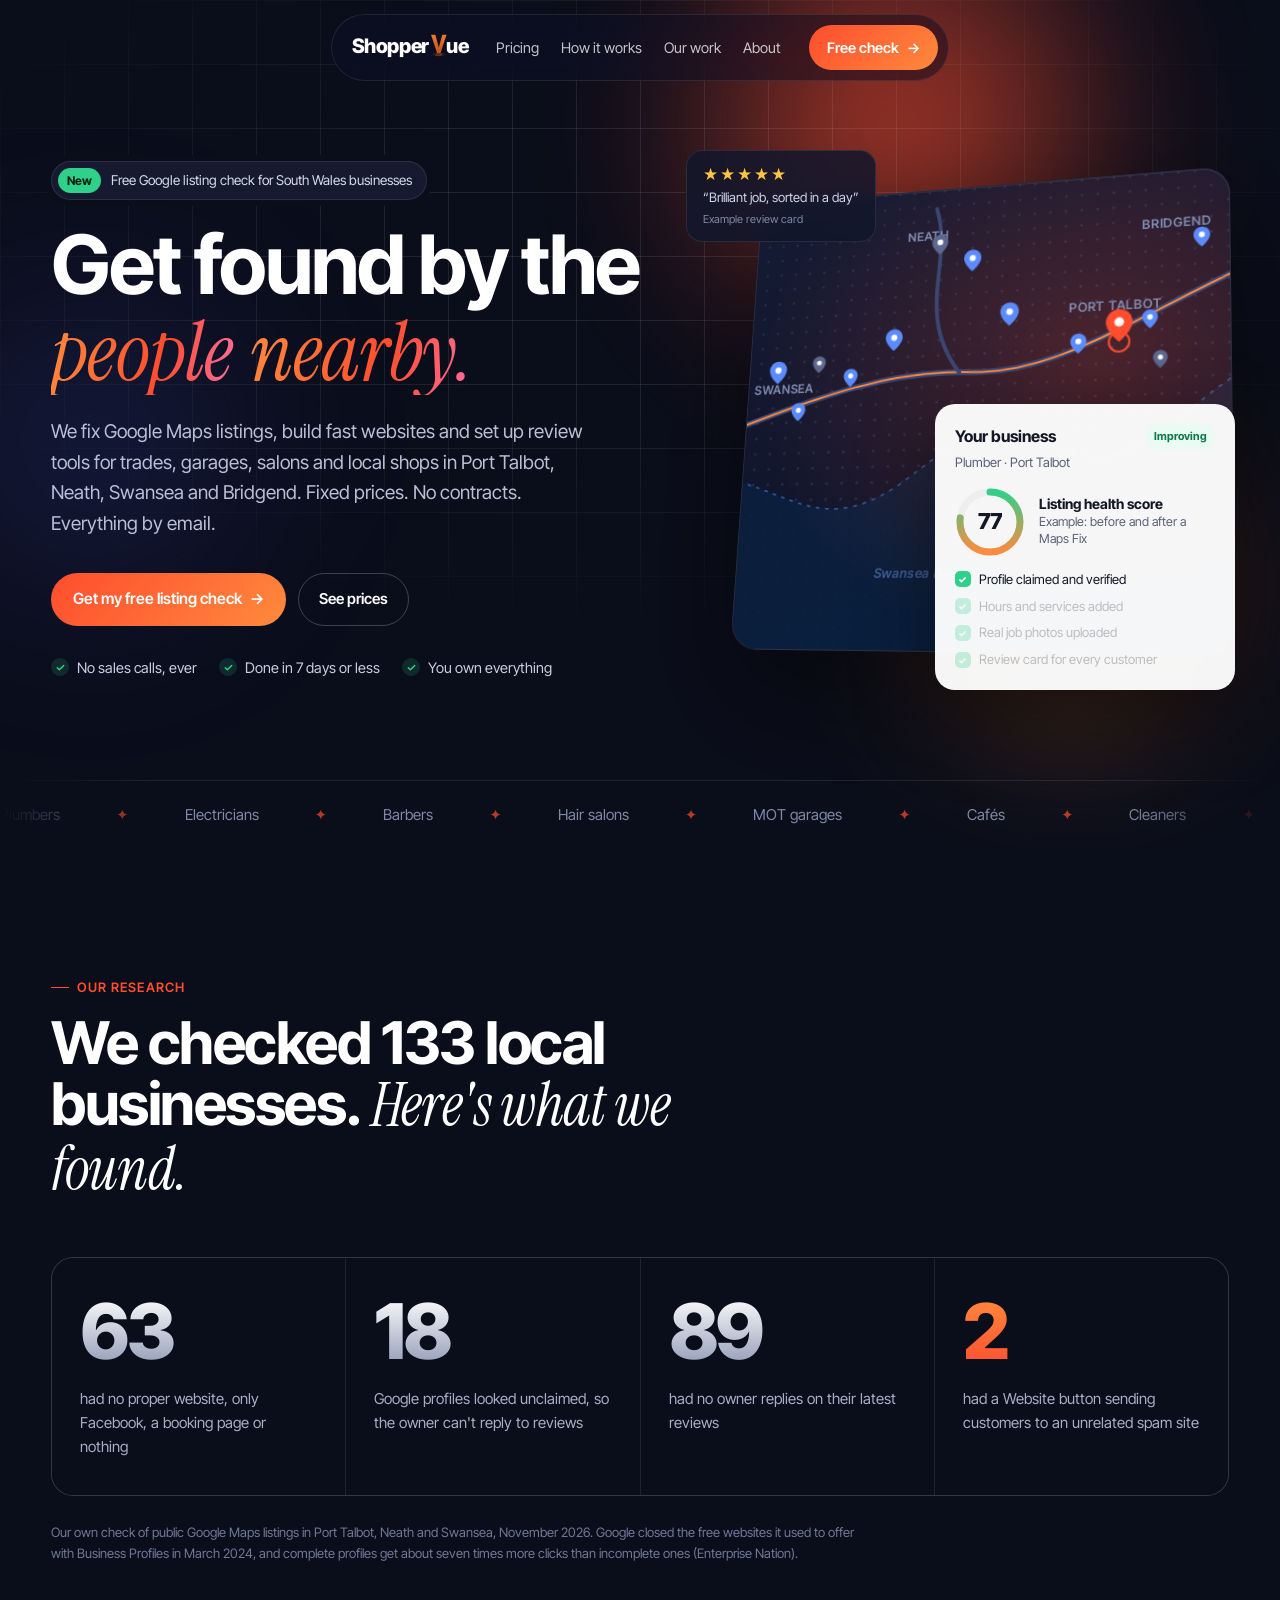
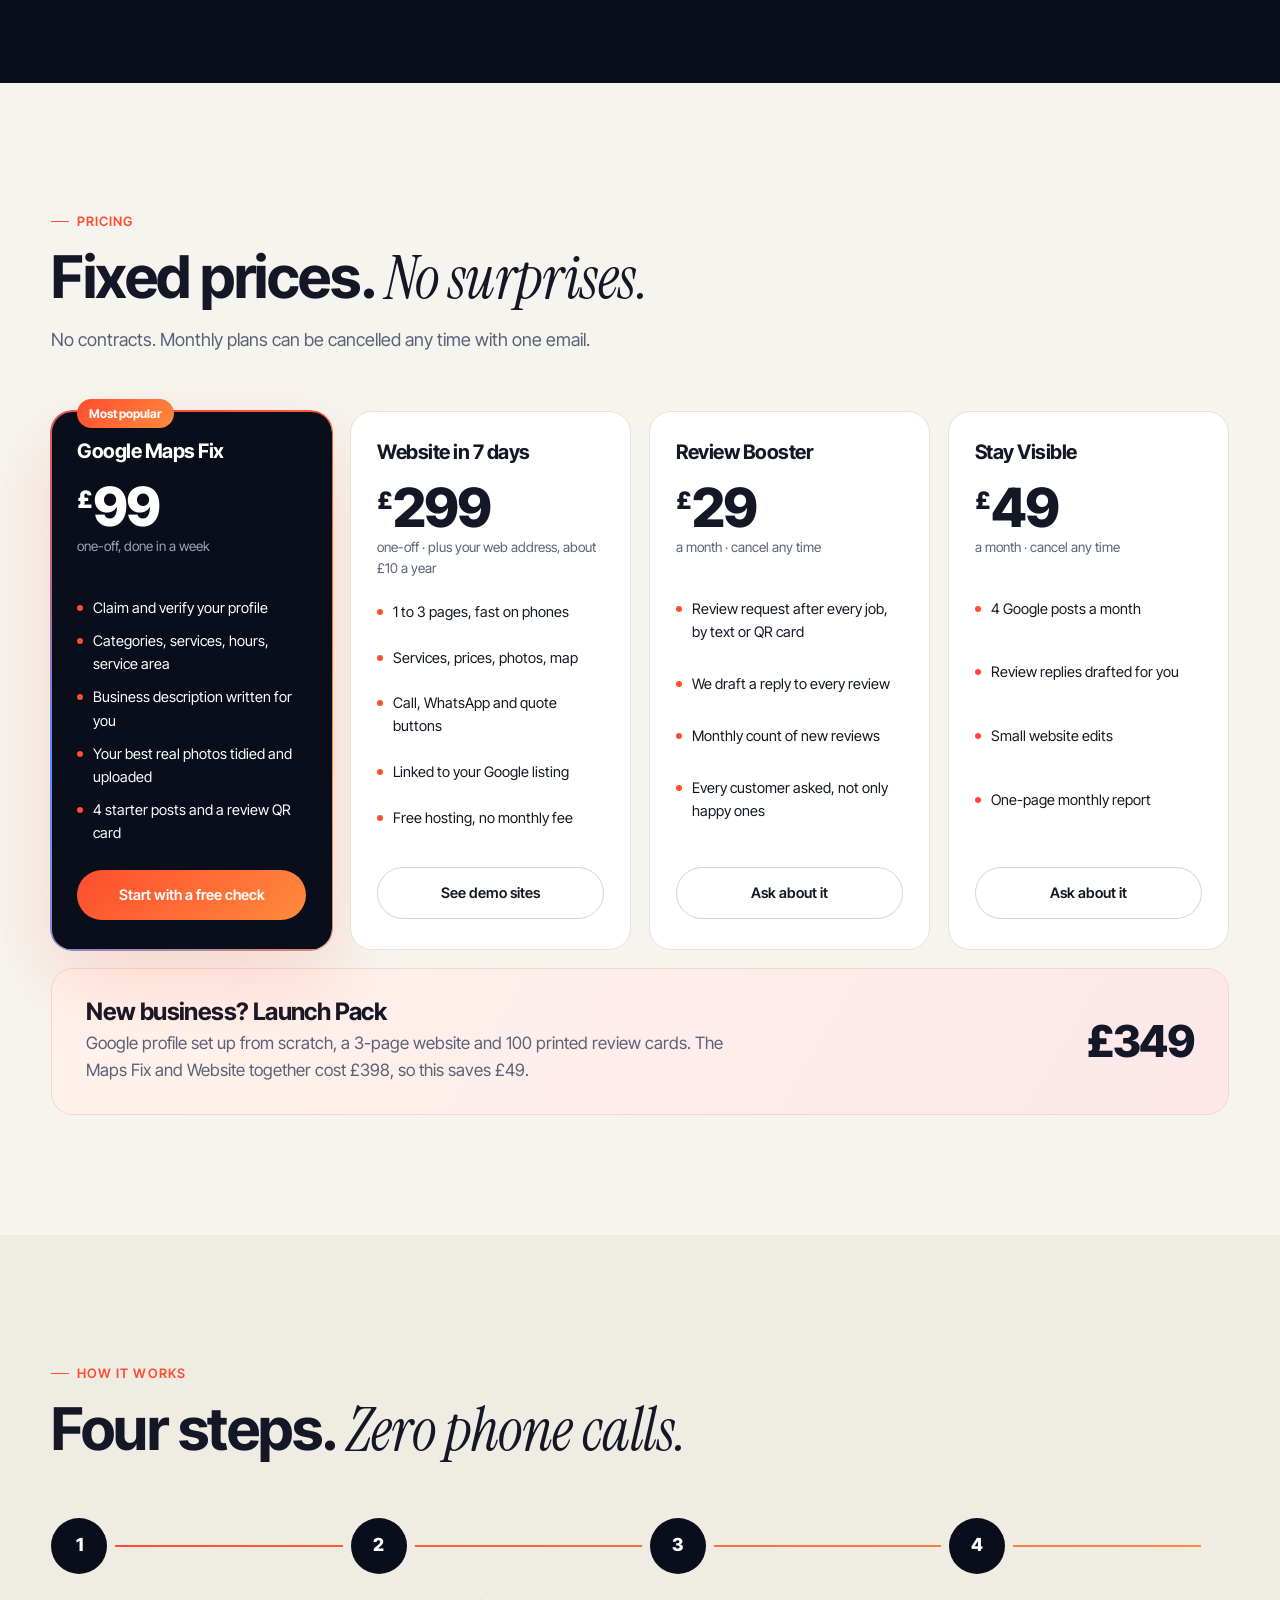
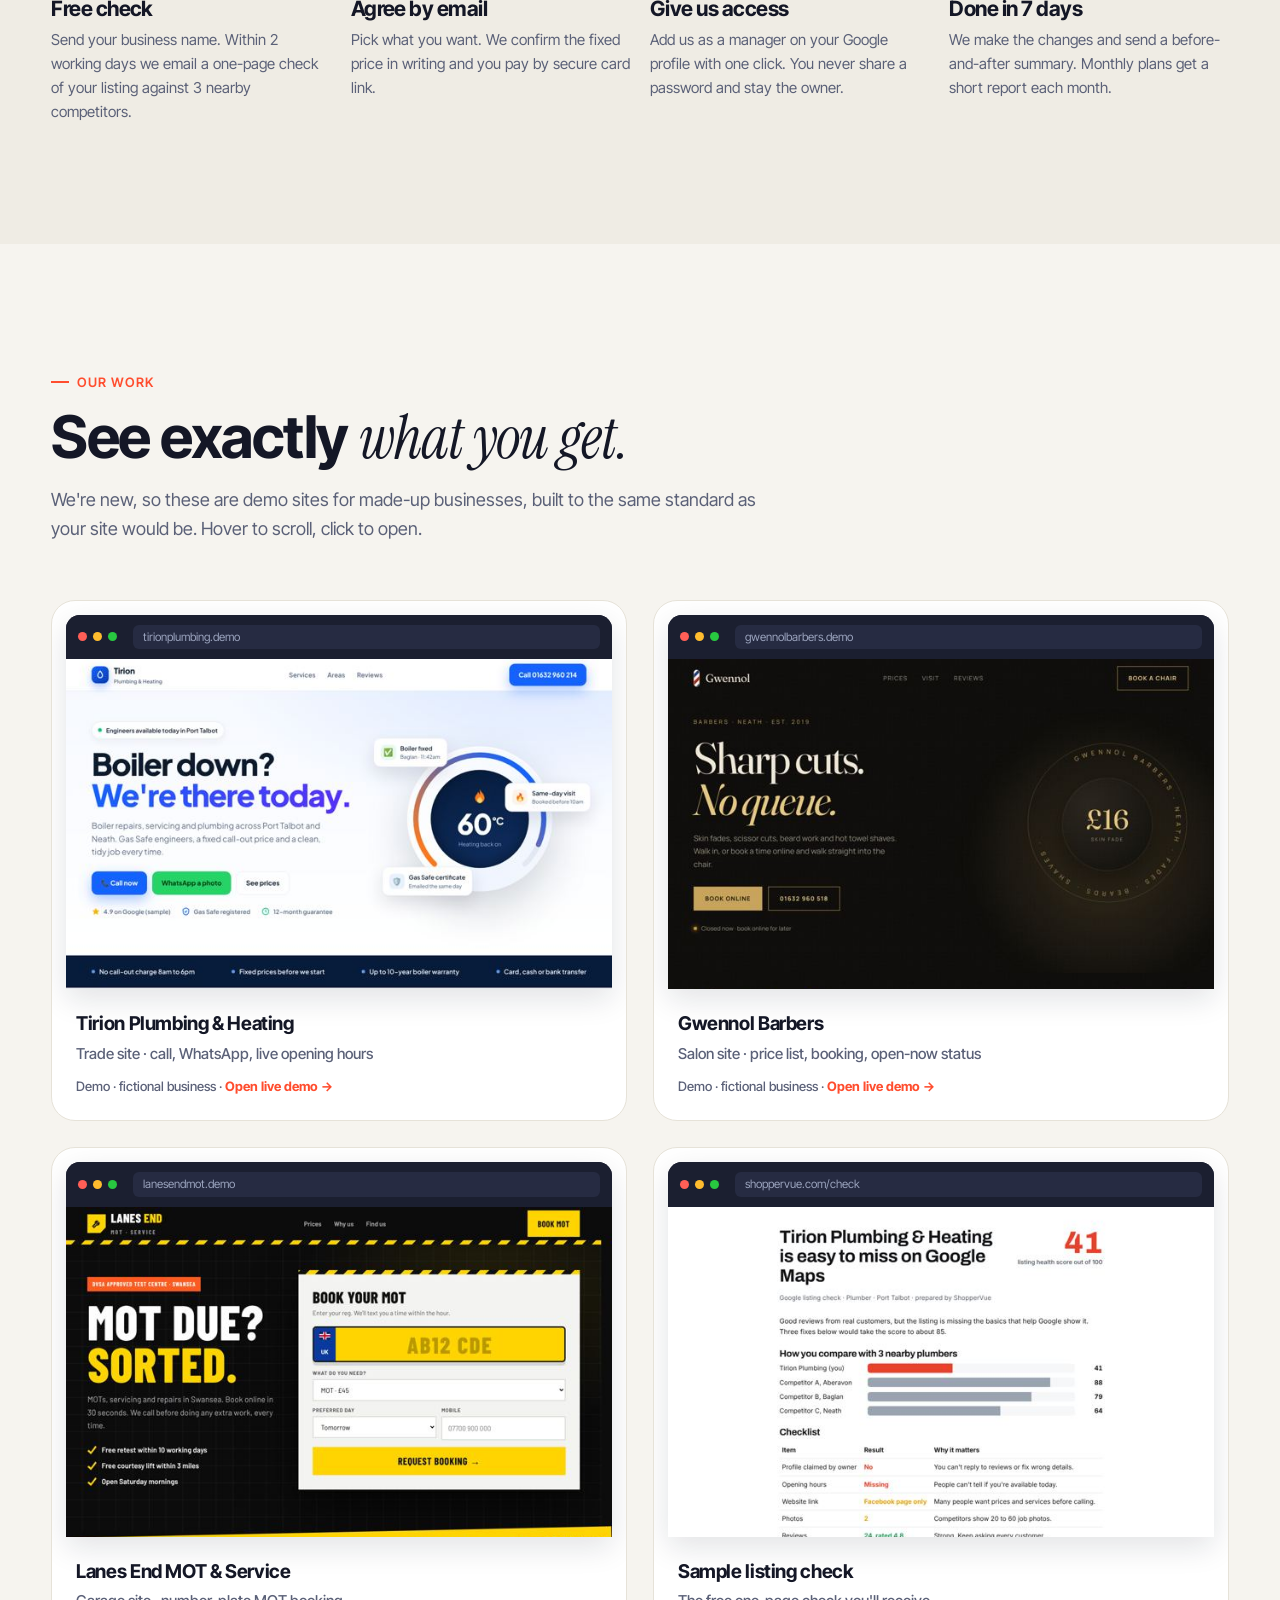
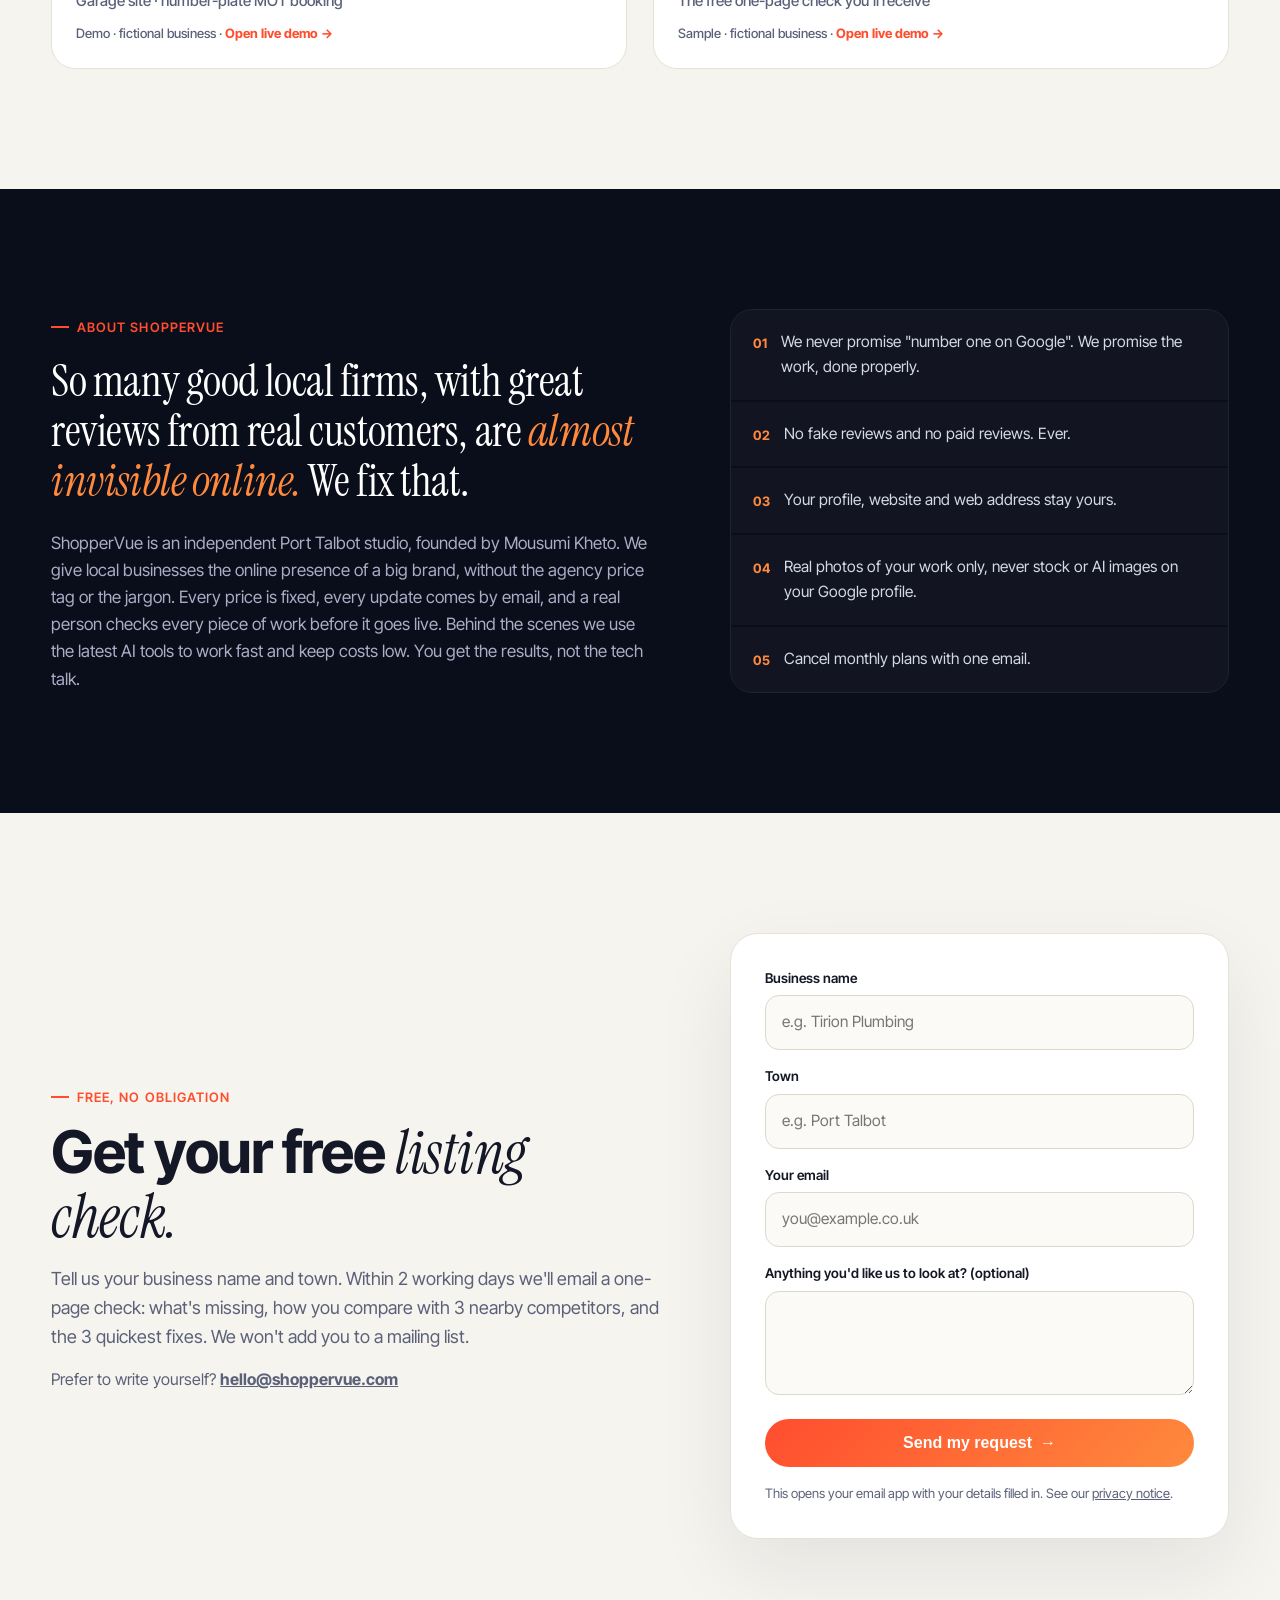
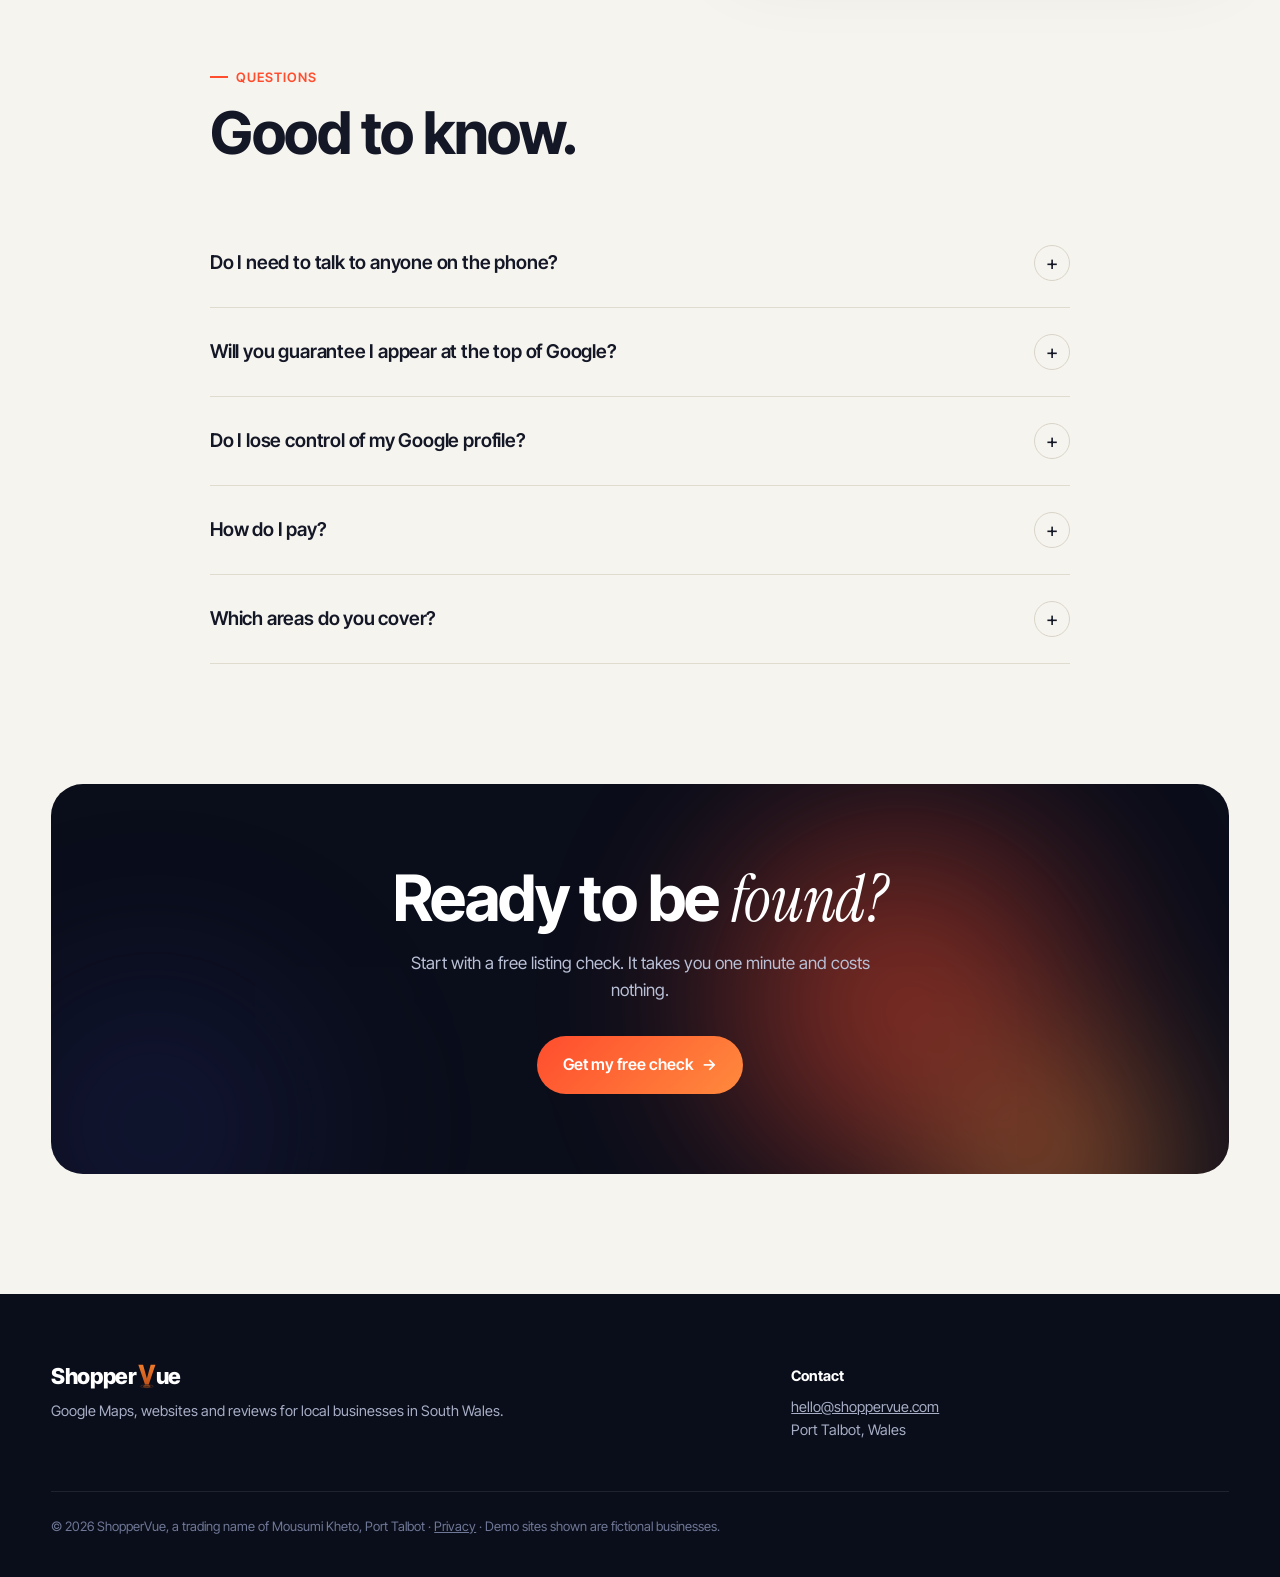
<file: index.html>
<!DOCTYPE html>
<html lang="en-GB">
<head>
<meta charset="utf-8">
<meta name="viewport" content="width=device-width, initial-scale=1">
<title>ShopperVue · Get found on Google Maps</title>
<meta name="description" content="ShopperVue helps trades, garages, salons and local shops in Port Talbot, Neath, Swansea and Bridgend get found on Google Maps. Fixed prices, no contracts, everything by email.">
<link rel="icon" href="/favicon.ico" sizes="48x48"><link rel="icon" href="/favicon-96.png" type="image/png" sizes="96x96"><link rel="icon" href="/favicon-192.png" type="image/png" sizes="192x192"><link rel="icon" href="/favicon.svg" type="image/svg+xml"><link rel="apple-touch-icon" href="apple-touch-icon.png">
<meta name="theme-color" content="#0a0d1a">
<link rel="preconnect" href="https://fonts.googleapis.com"><link rel="preconnect" href="https://fonts.gstatic.com" crossorigin>
<link href="https://fonts.googleapis.com/css2?family=Instrument+Serif:ital@0;1&family=Inter+Tight:wght@400;500;600;700;800&display=swap" rel="stylesheet">
<script type="application/ld+json">{"@context":"https://schema.org","@type":"ProfessionalService","name":"ShopperVue","url":"https://www.shoppervue.com","email":"hello@shoppervue.com","areaServed":["Port Talbot","Neath","Swansea","Bridgend","Llanelli"],"description":"Google Maps profile set-up, small business websites and review tools for local businesses in South Wales."}</script>
<style>
:root{
  --ink:#0a0d1a; --ink2:#11162a; --line:rgba(255,255,255,.09); --mute:#9aa3bd;
  --paper:#f6f4ef; --text:#141726; --soft:#5b6178;
  --red:#ff4d2e; --red2:#ff8a3d; --blue:#5b8cff; --green:#2fd08a;
  --r:22px; --ease:cubic-bezier(.2,.8,.2,1);
  --serif:"Instrument Serif",Georgia,serif; --sans:"Inter Tight",system-ui,-apple-system,Segoe UI,sans-serif;
}
*{box-sizing:border-box;margin:0}
html{scroll-behavior:smooth}
body{font:400 17px/1.6 var(--sans);color:var(--text);background:var(--paper);-webkit-font-smoothing:antialiased;overflow-x:hidden}
a{color:inherit}
img,svg{display:block}
.wrap{width:min(1180px,92vw);margin:0 auto}
h1,h2,h3{font-weight:700;letter-spacing:-.025em;line-height:1.05}
em.s{font-family:var(--serif);font-style:italic;font-weight:400;letter-spacing:-.01em}
.eyebrow{display:inline-flex;align-items:center;gap:8px;font-size:13px;font-weight:600;letter-spacing:.08em;text-transform:uppercase;color:var(--red)}
.eyebrow::before{content:"";width:18px;height:1.5px;background:currentColor}

/* nav */
.nav{position:fixed;inset:14px 0 auto;z-index:50;display:flex;justify-content:center;pointer-events:none}
.nav-in{pointer-events:auto;display:flex;align-items:center;gap:28px;padding:10px 10px 10px 20px;border-radius:999px;background:rgba(14,18,36,.55);backdrop-filter:blur(16px) saturate(1.4);-webkit-backdrop-filter:blur(16px) saturate(1.4);border:1px solid var(--line);color:#fff;transition:background .4s var(--ease),box-shadow .4s}
.nav.solid .nav-in{background:rgba(14,18,36,.86);box-shadow:0 10px 40px rgba(0,0,0,.25)}
.logo{display:flex;align-items:center;line-height:1;gap:9px;font-weight:800;font-size:18px;text-decoration:none;letter-spacing:-.02em}
.lw{display:inline-flex;align-items:baseline;font-size:20px}
.nav .lw{transform:translateY(-3px)}
.vmark{width:1.08em;height:1.3em;margin:-.36em -.15em 0 -.07em;transform:translateY(.24em);overflow:visible}
.rp1,.rp2{transform-box:fill-box;transform-origin:center;animation:ping 3.2s ease-out infinite}
.rp2{animation-delay:.5s}
@keyframes ping{0%{transform:scale(.6);opacity:0}25%{opacity:1}100%{transform:scale(1.35);opacity:0}}
footer .lw{font-size:22px}
.nav nav{display:flex;gap:22px;font-size:14.5px}
.nav nav a{text-decoration:none;opacity:.75;transition:opacity .2s}
.nav nav a:hover{opacity:1}
.pill{display:inline-flex;align-items:center;gap:8px;padding:11px 18px;border-radius:999px;background:#fff;color:var(--ink);font-weight:600;font-size:14.5px;text-decoration:none;border:0;cursor:pointer;transition:transform .3s var(--ease),box-shadow .3s}
.pill:hover{transform:translateY(-2px);box-shadow:0 10px 30px rgba(255,77,46,.35)}
.pill.red{background:linear-gradient(135deg,var(--red),var(--red2));color:#fff}
.pill .ar{transition:transform .3s var(--ease)}
.pill:hover .ar{transform:translateX(4px)}
.ghost{display:inline-flex;align-items:center;gap:8px;padding:13px 20px;border-radius:999px;border:1px solid rgba(255,255,255,.22);color:#fff;text-decoration:none;font-weight:600;font-size:15px;transition:background .3s}
.ghost:hover{background:rgba(255,255,255,.08)}

/* hero */
.hero{position:relative;background:var(--ink);color:#fff;padding:150px 0 0;overflow:hidden;isolation:isolate}
.mesh{position:absolute;inset:-20%;z-index:-2;filter:blur(70px);opacity:.75}
.mesh i{position:absolute;border-radius:50%;animation:drift 18s ease-in-out infinite alternate}
.mesh i:nth-child(1){width:46vw;height:46vw;left:48%;top:0;background:radial-gradient(circle,#ff4d2e 0,transparent 65%)}
.mesh i:nth-child(2){width:40vw;height:40vw;left:5%;top:30%;background:radial-gradient(circle,#28307a 0,transparent 65%);opacity:.55;animation-duration:22s}
.mesh i:nth-child(3){width:34vw;height:34vw;left:62%;top:45%;background:radial-gradient(circle,#ff8a3d 0,transparent 60%);animation-duration:26s}
@keyframes drift{to{transform:translate(-8%,6%) scale(1.15)}}
.grid-bg{position:absolute;inset:0;z-index:-1;background-image:linear-gradient(var(--line) 1px,transparent 1px),linear-gradient(90deg,var(--line) 1px,transparent 1px);background-size:64px 64px;mask-image:radial-gradient(ellipse 80% 60% at 50% 30%,#000 30%,transparent 75%)}
.hero-in{display:grid;grid-template-columns:1.05fr .95fr;gap:56px;align-items:center}
.badge{display:inline-flex;align-items:center;gap:10px;padding:6px 14px 6px 6px;border-radius:999px;background:#151a30;box-shadow:0 0 0 6px #0a0d1a;border:1px solid var(--line);font-size:13.5px;color:#d6dbea}
.badge b{background:var(--green);color:#04210f;border-radius:999px;padding:3px 9px;font-size:12px}
.hero h1{font-size:clamp(44px,6.4vw,84px);margin:22px 0 22px}
.hero h1 em.s,.hero h1 em.s span{background:linear-gradient(100deg,#ff8a3d,#ff4d2e 60%,#ff6fa0);-webkit-background-clip:text;background-clip:text;color:transparent;padding-right:.06em}
.hero .lead{font-size:19px;color:#b9c0d6;max-width:540px}
.cta{display:flex;flex-wrap:wrap;gap:12px;margin:34px 0 30px}
.cta .pill{padding:14px 22px;font-size:15.5px}
.ticks{list-style:none;padding:0;display:flex;flex-wrap:wrap;gap:10px 22px;font-size:14.5px;color:#c9cfe0}
.ticks li{display:flex;align-items:center;gap:8px}
.ticks li::before{content:"";width:18px;height:18px;border-radius:50%;background:rgba(47,208,138,.15) url("data:image/svg+xml,%3Csvg xmlns='http://www.w3.org/2000/svg' viewBox='0 0 24 24' fill='none' stroke='%232fd08a' stroke-width='3.2' stroke-linecap='round' stroke-linejoin='round'%3E%3Cpath d='M5 12.5l4.5 4.5L19 7.5'/%3E%3C/svg%3E") center/11px no-repeat;flex:none}

/* hero visual */
.stage{position:relative;height:540px;perspective:1400px}
.mapcard{position:absolute;inset:20px 0 40px 30px;border-radius:28px;background:linear-gradient(160deg,#151b34,#0d1126);border:1px solid rgba(255,255,255,.1);box-shadow:0 40px 120px rgba(0,0,0,.5),inset 0 1px 0 rgba(255,255,255,.08);transform:rotateX(14deg) rotateY(-16deg) rotateZ(2deg);transform-style:preserve-3d;transition:transform .8s var(--ease);overflow:hidden}
.mapcard svg{width:100%;height:100%}
.road{stroke-dasharray:900;stroke-dashoffset:900;animation:draw 2.6s .4s var(--ease) forwards}
@keyframes draw{to{stroke-dashoffset:0}}
.pin{transform-box:fill-box;transform-origin:50% 100%;opacity:0;animation:drop .7s var(--ease) forwards}
@keyframes drop{0%{opacity:0;transform:translateY(-40px) scale(.6)}70%{opacity:1;transform:translateY(3px) scale(1.05)}100%{opacity:1;transform:none}}
.pulse{transform-box:fill-box;transform-origin:center;animation:ring 2.4s ease-out infinite}
@keyframes ring{0%{transform:scale(.4);opacity:.9}100%{transform:scale(3.2);opacity:0}}
.listing{position:absolute;right:-6px;bottom:0;width:300px;padding:20px;border-radius:20px;background:rgba(255,255,255,.96);color:var(--text);box-shadow:0 30px 80px rgba(0,0,0,.45);animation:float 6s ease-in-out infinite;font-size:14px}
@keyframes float{50%{transform:translateY(-12px)}}
.listing .top{display:flex;justify-content:space-between;align-items:center}
.listing .top b{font-size:16px}
.listing .chip{font-size:11px;font-weight:700;padding:4px 8px;border-radius:999px;background:#e9fbf2;color:#0e7a4b}
.listing .sub{color:var(--soft);font-size:13px;margin:2px 0 14px}
.meter{display:flex;align-items:center;gap:14px;margin-bottom:12px}
.ring{position:relative;width:70px;height:70px;flex:none}
.ring svg{width:70px;height:70px;transform:rotate(-90deg)}
.ring .num{position:absolute;inset:0;display:grid;place-items:center;font-weight:800;font-size:22px}
.meter small{color:var(--soft);font-size:12.5px;line-height:1.35}
.meter small b{display:block;color:var(--text);font-size:14px}
.chk{list-style:none;padding:0;display:grid;gap:6px}
.chk li{display:flex;gap:8px;align-items:center;font-size:13px;opacity:.25;transition:opacity .5s}
.chk li.on{opacity:1}
.chk li::before{content:"✓";display:grid;place-items:center;width:16px;height:16px;border-radius:5px;background:var(--green);color:#fff;font-size:10px;font-weight:800;flex:none}
.stars{position:absolute;left:-10px;top:0;padding:12px 16px;border-radius:16px;background:rgba(18,23,44,.85);backdrop-filter:blur(10px);border:1px solid var(--line);font-size:13px;color:#cfd5e6;animation:float 7s 1s ease-in-out infinite}
.stars b{color:#ffc542;letter-spacing:2px;font-size:15px}

/* marquee */
.marquee{margin-top:90px;border-top:1px solid var(--line);padding:22px 0;overflow:hidden;mask-image:linear-gradient(90deg,transparent,#000 12%,#000 88%,transparent)}
.track{display:flex;gap:56px;width:max-content;animation:scroll 40s linear infinite;font-size:15px;color:#7f88a6;white-space:nowrap}
.track span{display:flex;align-items:center;gap:56px}
.track span::after{content:"✦";color:var(--red);opacity:.7}
@keyframes scroll{to{transform:translateX(-50%)}}

/* sections */
section{padding:120px 0}
.head{max-width:720px;margin-bottom:56px}
.head h2{font-size:clamp(36px,4.6vw,60px);margin-top:14px}
.head p{color:var(--soft);font-size:18px;margin-top:16px}

/* stats */
.stats{background:var(--ink);color:#fff;position:relative;overflow:hidden}
.stats .head p{color:#a7aec5}
.sgrid{display:grid;grid-template-columns:repeat(4,1fr);gap:1px;background:var(--line);border:1px solid var(--line);border-radius:var(--r);overflow:hidden}
.sgrid div{background:var(--ink);padding:36px 28px;transition:background .4s}
.sgrid div:hover{background:#12172c}
.sgrid b{display:block;font-size:clamp(56px,6vw,84px);font-weight:800;letter-spacing:-.04em;line-height:1;background:linear-gradient(180deg,#fff,#8d96b3);-webkit-background-clip:text;background-clip:text;color:transparent;margin-bottom:16px}
.sgrid div:nth-child(4) b{background:linear-gradient(180deg,#ff8a3d,#ff4d2e);-webkit-background-clip:text;background-clip:text}
.sgrid p{color:#a7aec5;font-size:15px}
.src{font-size:13px;color:#6f7896;margin-top:26px;max-width:820px}

/* pricing */
.pgrid{display:grid;grid-template-columns:repeat(4,1fr);gap:18px}
.card{position:relative;background:#fff;border-radius:var(--r);padding:30px 26px;border:1px solid #e6e2d8;display:flex;flex-direction:column;transition:transform .5s var(--ease),box-shadow .5s var(--ease)}
.card:hover{transform:translateY(-8px);box-shadow:0 30px 60px rgba(20,23,38,.12)}
.card h3{font-size:20px}
.price{font-size:54px;font-weight:800;letter-spacing:-.04em;margin:18px 0 2px;line-height:1}
.price sup{font-size:24px;vertical-align:top;position:relative;top:8px;margin-right:2px}
.per{font-size:13.5px;color:var(--soft);min-height:40px}
.card ul{list-style:none;padding:0;margin:20px 0 26px;display:grid;gap:10px;font-size:14.5px;flex:1}
.card li{display:flex;gap:10px}
.card li::before{content:"";width:6px;height:6px;border-radius:50%;background:var(--red);margin-top:9px;flex:none}
.card .go{display:flex;justify-content:center;padding:13px;border-radius:999px;border:1px solid #d9d4c8;text-decoration:none;font-weight:600;font-size:14.5px;transition:all .3s}
.card .go:hover{background:var(--ink);color:#fff;border-color:var(--ink)}
.card.hot{background:var(--ink);color:#fff;border:0;box-shadow:0 30px 80px rgba(255,77,46,.18)}
.card.hot::before{content:"";position:absolute;inset:-1px;border-radius:inherit;padding:1.5px;background:conic-gradient(from var(--a,0deg),#ff4d2e,#ff8a3d,#5b8cff,#ff4d2e);-webkit-mask:linear-gradient(#000 0 0) content-box,linear-gradient(#000 0 0);-webkit-mask-composite:xor;mask-composite:exclude;animation:spin 6s linear infinite}
@property --a{syntax:"<angle>";initial-value:0deg;inherits:false}
@keyframes spin{to{--a:360deg}}
.card.hot .per{color:#9aa3bd}
.card.hot .go{background:linear-gradient(135deg,var(--red),var(--red2));border:0;color:#fff}
.tag{position:absolute;top:-12px;left:26px;font-size:12px;font-weight:700;padding:5px 12px;border-radius:999px;background:linear-gradient(135deg,var(--red),var(--red2));color:#fff}
.launch{margin-top:18px;display:flex;align-items:center;justify-content:space-between;gap:30px;padding:30px 34px;border-radius:var(--r);background:linear-gradient(120deg,#fff3ec,#fde7e9);border:1px solid #f6d6cc}
.launch h3{font-size:24px}
.launch p{color:var(--soft);margin-top:6px;max-width:680px}
.launch .big{font-size:44px;font-weight:800;letter-spacing:-.04em;white-space:nowrap}

/* steps */
.how{background:#efece4}
.steps{display:grid;grid-template-columns:repeat(4,1fr);gap:20px;position:relative}
.steps::before{content:"";position:absolute;top:27px;left:28px;right:28px;height:2px;background:#d8d3c6}
.steps::after{content:"";position:absolute;top:27px;left:28px;height:2px;width:0;background:linear-gradient(90deg,var(--red),var(--red2));transition:width 1.8s var(--ease)}
.steps.in::after{width:calc(100% - 56px)}
.step{position:relative;z-index:1}
.step .n{width:56px;height:56px;border-radius:50%;display:grid;place-items:center;background:var(--ink);color:#fff;font-weight:800;font-size:18px;box-shadow:0 0 0 8px #efece4;margin-bottom:24px}
.step h3{font-size:21px;margin-bottom:8px}
.step p{color:var(--soft);font-size:15px}

/* work */
.wgrid{display:grid;grid-template-columns:repeat(2,1fr);gap:26px}
.wk{text-decoration:none;border-radius:24px;overflow:hidden;background:#fff;border:1px solid #e6e2d8;transition:transform .6s var(--ease),box-shadow .6s;display:block}
.wk:hover{transform:translateY(-8px);box-shadow:0 40px 80px rgba(20,23,38,.16)}
.bf{margin:14px 14px 0;border-radius:14px 14px 0 0;overflow:hidden;background:#1b1f30;box-shadow:0 10px 30px rgba(20,23,38,.12)}
.bar{display:flex;align-items:center;gap:6px;padding:10px 12px;background:#1b1f30}
.bar i{width:9px;height:9px;border-radius:50%;background:#3a4060}.bar i:nth-child(1){background:#ff5f57}.bar i:nth-child(2){background:#febc2e}.bar i:nth-child(3){background:#28c840}
.bar span{margin-left:10px;flex:1;background:#262b42;border-radius:6px;padding:3px 10px;font-size:11.5px;color:#9aa3bd}
.shot{height:330px;background-size:100% auto;background-position:50% 0;background-repeat:no-repeat;background-color:#fff;transition:background-position 7s cubic-bezier(.45,0,.25,1)}
.wk:hover .shot{background-position:50% 100%}
.meta{padding:20px 24px 24px;font-weight:700;font-size:19px;letter-spacing:-.02em}
.meta em{display:block;font-style:normal;font-weight:500;font-size:15px;color:var(--soft);letter-spacing:0;margin-top:2px}
.meta span{display:block;font-weight:500;color:var(--soft);font-size:13px;margin-top:10px;letter-spacing:0}
.meta span b{color:var(--red)}

/* about */
.about{background:var(--ink);color:#fff}
.split{display:grid;grid-template-columns:1.1fr .9fr;gap:70px;align-items:start}
.about .big{font-family:var(--serif);font-size:clamp(30px,3.4vw,44px);line-height:1.15;letter-spacing:-.01em}
.about .big em{color:var(--red2)}
.about p.sm{color:#a7aec5;margin-top:24px}
.promise{list-style:none;padding:0;display:grid;gap:2px;border-radius:var(--r);overflow:hidden;border:1px solid var(--line)}
.promise li{padding:20px 22px;background:rgba(255,255,255,.03);display:flex;gap:14px;font-size:15.5px;color:#d4d9e8;transition:background .3s}
.promise li:hover{background:rgba(255,255,255,.07)}
.promise li span{color:var(--red2);font-weight:700;font-size:13px;margin-top:3px}

/* form */
.check .split{align-items:center}
.form{background:#fff;border-radius:28px;padding:34px;border:1px solid #e6e2d8;box-shadow:0 30px 80px rgba(20,23,38,.08);display:grid;gap:16px}
.form label{font-size:13.5px;font-weight:600;display:block;margin-bottom:6px}
.form input,.form textarea{width:100%;font:inherit;font-size:15.5px;padding:14px 16px;border-radius:14px;border:1px solid #ddd8cc;background:#fbfaf7;transition:border .2s,box-shadow .2s}
.form input:focus,.form textarea:focus{outline:0;border-color:var(--red);box-shadow:0 0 0 4px rgba(255,77,46,.12);background:#fff}
.form .pill{justify-content:center;padding:15px;font-size:16px}
.fnote{font-size:13px;color:var(--soft)}

/* faq */
.faq details{border-bottom:1px solid #e0dbcf;padding:6px 0}
.faq summary{list-style:none;cursor:pointer;display:flex;justify-content:space-between;align-items:center;gap:20px;padding:20px 0;font-size:19px;font-weight:600;letter-spacing:-.01em}
.faq summary::-webkit-details-marker{display:none}
.faq summary::after{content:"+";width:34px;height:34px;border-radius:50%;display:grid;place-items:center;border:1px solid #d9d4c8;font-weight:400;font-size:20px;flex:none;transition:transform .4s var(--ease),background .3s}
.faq details[open] summary::after{transform:rotate(45deg);background:var(--ink);color:#fff;border-color:var(--ink)}
.faq details p{color:var(--soft);padding:0 50px 20px 0;animation:fade .5s var(--ease)}
@keyframes fade{from{opacity:0;transform:translateY(-6px)}}

/* final cta + footer */
.final{padding:0 0 120px}
.final-in{position:relative;border-radius:32px;overflow:hidden;background:var(--ink);color:#fff;padding:80px 60px;text-align:center;isolation:isolate}
.final-in .mesh{opacity:.6}
.final-in h2{font-size:clamp(38px,5vw,66px)}
.final-in p{color:#b9c0d6;margin:16px auto 32px;max-width:520px}
footer{background:var(--ink);color:#a7aec5;padding:70px 0 40px;font-size:14.5px}
.cols{display:grid;grid-template-columns:1.6fr 1fr;gap:40px}
footer .logo{color:#fff;margin-bottom:12px}
footer b{color:#fff;display:block;margin-bottom:8px}
.legal{border-top:1px solid var(--line);margin-top:50px;padding-top:24px;font-size:13px;color:#6f7896}

/* reveal */
.rv{opacity:0;transform:translateY(36px);transition:opacity 1s var(--ease),transform 1s var(--ease)}
.rv.in{opacity:1;transform:none}
.d1{transition-delay:.08s}.d2{transition-delay:.16s}.d3{transition-delay:.24s}
.wordup span{display:inline-block;opacity:0;transform:translateY(60%);animation:up .9s var(--ease) forwards}
@keyframes up{to{opacity:1;transform:none}}

@media (max-width:980px){
  .hero-in,.split{grid-template-columns:1fr}
  .stage{height:460px;margin-top:20px}
  .pgrid,.wgrid,.sgrid,.steps{grid-template-columns:1fr 1fr}
  .steps::before,.steps::after{display:none}
  .nav nav{display:none}
  .launch{flex-direction:column;align-items:flex-start}
  .cols{grid-template-columns:1fr}
}
@media (max-width:600px){
  body{font-size:16px}
  section{padding:84px 0}
  .pgrid,.wgrid,.steps{grid-template-columns:1fr}
  .sgrid div{padding:26px 20px}
  .hero{padding-top:120px}
  .stage{height:400px}
  .mapcard{inset:10px 0 60px 0}
  .listing{width:260px;right:0}
  .final-in{padding:56px 24px}
  .nav-in{gap:14px}
}
@media (prefers-reduced-motion:reduce){
  *,*::before,*::after{animation:none!important;transition:none!important}
  .rv,.wordup span,.pin,.road{opacity:1!important;transform:none!important;stroke-dashoffset:0!important}
}
</style>
</head>
<body>

<header class="nav" id="nav"><div class="nav-in">
  <a class="logo" href="#top" aria-label="ShopperVue home"><span class="lw">Shopper<svg class="vmark" viewBox="-8 -6 100 120" aria-hidden="true"><defs><linearGradient id="vg" x1="0" y1="0" x2="0" y2="1"><stop offset="0" stop-color="#ef7a2a"/><stop offset="1" stop-color="#c2531a"/></linearGradient></defs><path d="M6 8h20l16 58L58 8h20L50 92H34Z" fill="url(#vg)"/><ellipse class="rp1" cx="42" cy="99" rx="14" ry="3.2" fill="none" stroke="#d9651c" stroke-width="2.6"/><ellipse class="rp2" cx="42" cy="99" rx="27" ry="6" fill="none" stroke="#d9651c" stroke-width="2" opacity=".45"/></svg>ue</span></a>
  <nav aria-label="Main"><a href="#services">Pricing</a><a href="#how">How it works</a><a href="#work">Our work</a><a href="#about">About</a></nav>
  <a class="pill red" href="#check">Free check <span class="ar">→</span></a>
</div></header>

<main id="top">
<section class="hero" style="padding-bottom:0">
  <div class="mesh" aria-hidden="true"><i></i><i></i><i></i></div>
  <div class="grid-bg" aria-hidden="true"></div>
  <div class="wrap hero-in">
    <div>
      <span class="badge"><b>New</b> Free Google listing check for South Wales businesses</span>
      <h1 class="wordup" aria-label="Get found by the people nearby.">Get found by the <em class="s">people nearby.</em></h1>
      <p class="lead rv">We fix Google Maps listings, build fast websites and set up review tools for trades, garages, salons and local shops in Port Talbot, Neath, Swansea and Bridgend. Fixed prices. No contracts. Everything by email.</p>
      <div class="cta rv d1"><a class="pill red" href="#check">Get my free listing check <span class="ar">→</span></a><a class="ghost" href="#services">See prices</a></div>
      <ul class="ticks rv d2"><li>No sales calls, ever</li><li>Done in 7 days or less</li><li>You own everything</li></ul>
    </div>

    <div class="stage" id="stage" role="img" aria-label="Animated map of Swansea Bay with business pins, and a Google listing card whose health score rises from 41 to 93">
      <div class="mapcard" id="mapcard">
        <svg viewBox="0 0 600 470" preserveAspectRatio="xMidYMid slice" aria-hidden="true">
          <defs>
            <radialGradient id="glow" cx="70%" cy="40%" r="60%"><stop offset="0" stop-color="#ff4d2e" stop-opacity=".25"/><stop offset="1" stop-color="#ff4d2e" stop-opacity="0"/></radialGradient>
            <pattern id="dots" width="16" height="16" patternUnits="userSpaceOnUse"><circle cx="1.5" cy="1.5" r="1.2" fill="#2a3358"/></pattern>
          </defs>
          <rect width="600" height="470" fill="url(#dots)"/>
          <path d="M0 300C70 290 110 340 170 330C230 320 250 270 310 262C370 254 400 300 450 280C500 260 540 200 600 190V470H0Z" fill="#0b2140" opacity=".9"/>
          <path d="M0 300C70 290 110 340 170 330C230 320 250 270 310 262C370 254 400 300 450 280C500 260 540 200 600 190" fill="none" stroke="#2f5fa8" stroke-width="1.5" stroke-dasharray="4 6"/>
          <rect width="600" height="470" fill="url(#glow)"/>
          <path class="road" d="M30 250C120 220 200 190 290 196C380 202 450 150 590 90" fill="none" stroke="#3b4673" stroke-width="6" stroke-linecap="round"/>
          <path class="road" d="M30 250C120 220 200 190 290 196C380 202 450 150 590 90" fill="none" stroke="#ff8a3d" stroke-width="2" stroke-linecap="round" style="animation-delay:.8s"/>
          <path class="road" d="M250 20C270 80 230 130 280 196" fill="none" stroke="#3b4673" stroke-width="4" stroke-linecap="round" style="animation-delay:.6s"/>
          <g font-family="Inter Tight,sans-serif" font-size="13" font-weight="600" fill="#7f8ab0" letter-spacing=".04em">
            <text x="60" y="210">SWANSEA</text><text x="220" y="54">NEATH</text><text x="390" y="140">PORT TALBOT</text><text x="462" y="58">BRIDGEND</text><text x="200" y="400" fill="#3f5f94" font-style="italic">Swansea Bay</text>
          </g>
          <g id="pins"></g>
          <circle class="pulse" cx="440" cy="172" r="10" fill="none" stroke="#ff4d2e" stroke-width="2"/>
        </svg>
      </div>
      <div class="stars"><b>★★★★★</b><br>“Brilliant job, sorted in a day”<br><span style="font-size:11px;color:#7f88a6">Example review card</span></div>
      <div class="listing">
        <div class="top"><b>Your business</b><span class="chip" id="chip">Improving</span></div>
        <div class="sub">Plumber · Port Talbot</div>
        <div class="meter">
          <div class="ring"><svg viewBox="0 0 70 70"><circle cx="35" cy="35" r="30" fill="none" stroke="#eee" stroke-width="7"/><circle id="arc" cx="35" cy="35" r="30" fill="none" stroke="url(#rg)" stroke-width="7" stroke-linecap="round" stroke-dasharray="188.5" stroke-dashoffset="111"/><defs><linearGradient id="rg"><stop offset="0" stop-color="#ff8a3d"/><stop offset="1" stop-color="#2fd08a"/></linearGradient></defs></svg><div class="num" id="score">41</div></div>
          <small><b>Listing health score</b>Example: before and after a Maps Fix</small>
        </div>
        <ul class="chk" id="chk"><li>Profile claimed and verified</li><li>Hours and services added</li><li>Real job photos uploaded</li><li>Review card for every customer</li></ul>
      </div>
    </div>
  </div>
  <div class="marquee" aria-hidden="true"><div class="track" id="track"><span>Plumbers</span><span>Electricians</span><span>Barbers</span><span>Hair salons</span><span>MOT garages</span><span>Cafés</span><span>Cleaners</span><span>Roofers</span><span>Dog groomers</span><span>Beauty salons</span><span>Takeaways</span><span>Builders</span></div></div>
</section>

<section class="stats">
  <div class="wrap">
    <div class="head rv"><span class="eyebrow">Our research</span><h2>We checked 133 local businesses. <em class="s">Here's what we found.</em></h2></div>
    <div class="sgrid">
      <div class="rv"><b data-count="63">0</b><p>had no proper website, only Facebook, a booking page or nothing</p></div>
      <div class="rv d1"><b data-count="18">0</b><p>Google profiles looked unclaimed, so the owner can't reply to reviews</p></div>
      <div class="rv d2"><b data-count="89">0</b><p>had no owner replies on their latest reviews</p></div>
      <div class="rv d3"><b data-count="2">0</b><p>had a Website button sending customers to an unrelated spam site</p></div>
    </div>
    <p class="src rv">Our own check of public Google Maps listings in Port Talbot, Neath and Swansea, November 2026. Google closed the free websites it used to offer with Business Profiles in March 2024, and complete profiles get about seven times more clicks than incomplete ones (Enterprise Nation).</p>
  </div>
</section>

<section id="services">
  <div class="wrap">
    <div class="head rv"><span class="eyebrow">Pricing</span><h2>Fixed prices. <em class="s">No surprises.</em></h2><p>No contracts. Monthly plans can be cancelled any time with one email.</p></div>
    <div class="pgrid">
      <div class="card hot rv"><span class="tag">Most popular</span><h3>Google Maps Fix</h3><div class="price"><sup>£</sup>99</div><div class="per">one-off, done in a week</div>
        <ul><li>Claim and verify your profile</li><li>Categories, services, hours, service area</li><li>Business description written for you</li><li>Your best real photos tidied and uploaded</li><li>4 starter posts and a review QR card</li></ul><a class="go" href="#check">Start with a free check</a></div>
      <div class="card rv d1"><h3>Website in 7 days</h3><div class="price"><sup>£</sup>299</div><div class="per">one-off · plus your web address, about £10 a year</div>
        <ul><li>1 to 3 pages, fast on phones</li><li>Services, prices, photos, map</li><li>Call, WhatsApp and quote buttons</li><li>Linked to your Google listing</li><li>Free hosting, no monthly fee</li></ul><a class="go" href="#work">See demo sites</a></div>
      <div class="card rv d2"><h3>Review Booster</h3><div class="price"><sup>£</sup>29</div><div class="per">a month · cancel any time</div>
        <ul><li>Review request after every job, by text or QR card</li><li>We draft a reply to every review</li><li>Monthly count of new reviews</li><li>Every customer asked, not only happy ones</li></ul><a class="go" href="#check">Ask about it</a></div>
      <div class="card rv d3"><h3>Stay Visible</h3><div class="price"><sup>£</sup>49</div><div class="per">a month · cancel any time</div>
        <ul><li>4 Google posts a month</li><li>Review replies drafted for you</li><li>Small website edits</li><li>One-page monthly report</li></ul><a class="go" href="#check">Ask about it</a></div>
    </div>
    <div class="launch rv"><div><h3>New business? Launch Pack</h3><p>Google profile set up from scratch, a 3-page website and 100 printed review cards. The Maps Fix and Website together cost £398, so this saves £49.</p></div><div class="big">£349</div></div>
  </div>
</section>

<section class="how" id="how">
  <div class="wrap">
    <div class="head rv"><span class="eyebrow">How it works</span><h2>Four steps. <em class="s">Zero phone calls.</em></h2></div>
    <div class="steps" id="steps">
      <div class="step rv"><div class="n">1</div><h3>Free check</h3><p>Send your business name. Within 2 working days we email a one-page check of your listing against 3 nearby competitors.</p></div>
      <div class="step rv d1"><div class="n">2</div><h3>Agree by email</h3><p>Pick what you want. We confirm the fixed price in writing and you pay by secure card link.</p></div>
      <div class="step rv d2"><div class="n">3</div><h3>Give us access</h3><p>Add us as a manager on your Google profile with one click. You never share a password and stay the owner.</p></div>
      <div class="step rv d3"><div class="n">4</div><h3>Done in 7 days</h3><p>We make the changes and send a before-and-after summary. Monthly plans get a short report each month.</p></div>
    </div>
  </div>
</section>

<section id="work">
  <div class="wrap">
    <div class="head rv"><span class="eyebrow">Our work</span><h2>See exactly <em class="s">what you get.</em></h2><p>We're new, so these are demo sites for made-up businesses, built to the same standard as your site would be. Hover to scroll, click to open.</p></div>
    <div class="wgrid">
      <a class="wk rv" href="demo-plumber.html"><div class="bf"><div class="bar"><i></i><i></i><i></i><span>tirionplumbing.demo</span></div><div class="shot" style="background-image:url(img/demo-plumber.jpg)"></div></div><div class="meta">Tirion Plumbing &amp; Heating<em>Trade site · call, WhatsApp, live opening hours</em><span>Demo · fictional business · <b>Open live demo →</b></span></div></a>
      <a class="wk rv d1" href="demo-barber.html"><div class="bf"><div class="bar"><i></i><i></i><i></i><span>gwennolbarbers.demo</span></div><div class="shot" style="background-image:url(img/demo-barber.jpg)"></div></div><div class="meta">Gwennol Barbers<em>Salon site · price list, booking, open-now status</em><span>Demo · fictional business · <b>Open live demo →</b></span></div></a>
      <a class="wk rv d2" href="demo-garage.html"><div class="bf"><div class="bar"><i></i><i></i><i></i><span>lanesendmot.demo</span></div><div class="shot" style="background-image:url(img/demo-garage.jpg)"></div></div><div class="meta">Lanes End MOT &amp; Service<em>Garage site · number-plate MOT booking</em><span>Demo · fictional business · <b>Open live demo →</b></span></div></a>
      <a class="wk rv d3" href="demo-health-check.html"><div class="bf"><div class="bar"><i></i><i></i><i></i><span>shoppervue.com/check</span></div><div class="shot" style="background-image:url(img/demo-health-check.jpg)"></div></div><div class="meta">Sample listing check<em>The free one-page check you'll receive</em><span>Sample · fictional business · <b>Open live demo →</b></span></div></a>
    </div>
  </div>
</section>

<section class="about" id="about">
  <div class="wrap split">
    <div class="rv">
      <span class="eyebrow">About ShopperVue</span>
      <p class="big" style="margin-top:18px">So many good local firms, with great reviews from real customers, are <em>almost invisible online.</em> We fix that.</p>
      <p class="sm">ShopperVue is an independent Port Talbot studio, founded by Mousumi Kheto. We give local businesses the online presence of a big brand, without the agency price tag or the jargon. Every price is fixed, every update comes by email, and a real person checks every piece of work before it goes live. Behind the scenes we use the latest AI tools to work fast and keep costs low. You get the results, not the tech talk.</p>
    </div>
    <ul class="promise rv d1">
      <li><span>01</span>We never promise "number one on Google". We promise the work, done properly.</li>
      <li><span>02</span>No fake reviews and no paid reviews. Ever.</li>
      <li><span>03</span>Your profile, website and web address stay yours.</li>
      <li><span>04</span>Real photos of your work only, never stock or AI images on your Google profile.</li>
      <li><span>05</span>Cancel monthly plans with one email.</li>
    </ul>
  </div>
</section>

<section class="check" id="check">
  <div class="wrap split">
    <div class="rv">
      <span class="eyebrow">Free, no obligation</span>
      <div class="head" style="margin:0"><h2 style="margin-top:14px">Get your free <em class="s">listing check.</em></h2>
      <p>Tell us your business name and town. Within 2 working days we'll email a one-page check: what's missing, how you compare with 3 nearby competitors, and the 3 quickest fixes. We won't add you to a mailing list.</p>
      <p style="font-size:16px">Prefer to write yourself? <a href="mailto:hello@shoppervue.com"><b>hello@shoppervue.com</b></a></p></div>
    </div>
    <form id="f" class="form rv d1">
      <div><label for="bn">Business name</label><input id="bn" required autocomplete="organization" placeholder="e.g. Tirion Plumbing"></div>
      <div><label for="tw">Town</label><input id="tw" required placeholder="e.g. Port Talbot"></div>
      <div><label for="em">Your email</label><input id="em" type="email" required autocomplete="email" placeholder="you@example.co.uk"></div>
      <div><label for="ms">Anything you'd like us to look at? (optional)</label><textarea id="ms" rows="3"></textarea></div>
      <button class="pill red" type="submit">Send my request <span class="ar">→</span></button>
      <p class="fnote">This opens your email app with your details filled in. See our <a href="privacy.html">privacy notice</a>.</p>
    </form>
  </div>
</section>

<section class="faq" style="padding-top:0">
  <div class="wrap" style="max-width:860px">
    <div class="head rv"><span class="eyebrow">Questions</span><h2>Good to know.</h2></div>
    <div class="rv">
      <details><summary>Do I need to talk to anyone on the phone?</summary><p>No. Everything is done by email, at a time that suits you.</p></details>
      <details><summary>Will you guarantee I appear at the top of Google?</summary><p>No one honest can promise that. Google decides rankings. We make sure your listing is complete, accurate and active, which is what Google asks businesses to do.</p></details>
      <details><summary>Do I lose control of my Google profile?</summary><p>No. You add us as a manager and you can remove us at any time. You remain the owner.</p></details>
      <details><summary>How do I pay?</summary><p>By a secure card payment link after you've agreed the work by email. One-off jobs are paid on completion.</p></details>
      <details><summary>Which areas do you cover?</summary><p>Mainly Port Talbot, Neath, Swansea, Bridgend and Llanelli, but because everything is online we can help businesses anywhere in Wales.</p></details>
    </div>
  </div>
</section>

<section class="final">
  <div class="wrap"><div class="final-in rv">
    <div class="mesh" aria-hidden="true"><i></i><i></i><i></i></div>
    <h2>Ready to be <em class="s">found?</em></h2>
    <p>Start with a free listing check. It takes you one minute and costs nothing.</p>
    <a class="pill red" href="#check" style="padding:16px 26px;font-size:16px">Get my free check <span class="ar">→</span></a>
  </div></div>
</section>
</main>

<footer><div class="wrap">
  <div class="cols">
    <div><a class="logo" href="#top" aria-label="ShopperVue home"><span class="lw">Shopper<svg class="vmark" viewBox="-8 -6 100 120" aria-hidden="true"><defs><linearGradient id="vg2" x1="0" y1="0" x2="0" y2="1"><stop offset="0" stop-color="#ef7a2a"/><stop offset="1" stop-color="#c2531a"/></linearGradient></defs><path d="M6 8h20l16 58L58 8h20L50 92H34Z" fill="url(#vg2)"/><ellipse class="rp1" cx="42" cy="99" rx="14" ry="3.2" fill="none" stroke="#d9651c" stroke-width="2.6"/><ellipse class="rp2" cx="42" cy="99" rx="27" ry="6" fill="none" stroke="#d9651c" stroke-width="2" opacity=".45"/></svg>ue</span></a><p>Google Maps, websites and reviews for local businesses in South Wales.</p></div>
    <div><b>Contact</b><a href="mailto:hello@shoppervue.com">hello@shoppervue.com</a><br>Port Talbot, Wales</div>
  </div>
  <div class="legal">© 2026 ShopperVue, a trading name of Mousumi Kheto, Port Talbot · <a href="privacy.html">Privacy</a> · Demo sites shown are fictional businesses.</div>
</div></footer>

<script>
(()=>{
  const reduce=matchMedia('(prefers-reduced-motion: reduce)').matches;
  // headline word animation
  const h=document.querySelector('.wordup');
  if(h&&!reduce){
    const walk=(node,acc)=>{[...node.childNodes].forEach(n=>{
      if(n.nodeType===3){n.textContent.split(/(\s+)/).forEach(w=>{if(!w)return;if(/^\s+$/.test(w)){acc.push(document.createTextNode(w));return}const s=document.createElement('span');s.textContent=w;s.setAttribute('aria-hidden','true');acc.push(s)});n.remove()}
      else{const c=n.cloneNode(false);const inner=[];walk(n,inner);inner.forEach(x=>c.appendChild(x));acc.push(c);n.remove()}
    })};
    const out=[];walk(h,out);out.forEach(x=>h.appendChild(x));
    h.querySelectorAll('span').forEach((s,i)=>s.style.animationDelay=(.1+i*.08)+'s');
  }
  // marquee duplicate
  const t=document.getElementById('track');t.innerHTML+=t.innerHTML;
  // pins
  const spots=[[440,172,1],[470,160],[400,182],[255,70],[290,90],[85,200],[130,190],[165,206],[520,80],[555,98],[210,170],[330,150],[480,200],[110,240]];
  const P='M11 0C4.9 0 0 4.9 0 11c0 8 11 17 11 17s11-9 11-17C22 4.9 17.1 0 11 0z';
  document.getElementById('pins').innerHTML=spots.map(([x,y,me],i)=>{const k=me?26:14+((i*7)%6);const c=me?'#ff4d2e':(i%3?'#5b8cff':'#5d6890');
    return `<g class="pin" style="animation-delay:${(me?1.6:.5+i*.07)}s"><path d="${P}" transform="translate(${x-k/2} ${y-k*1.27}) scale(${k/22})" fill="${c}"/><circle cx="${x}" cy="${y-k*.77}" r="${k*.18}" fill="#fff"/></g>`}).join('');
  // score animation
  const sc=document.getElementById('score'),arc=document.getElementById('arc'),lis=[...document.querySelectorAll('#chk li')],chip=document.getElementById('chip');
  const C=188.5,setS=v=>{sc.textContent=Math.round(v);arc.style.strokeDashoffset=C*(1-v/100)};
  const runScore=()=>{let t0=null;const dur=2400;lis.forEach(l=>l.classList.remove('on'));chip.textContent='Improving';
    const f=ts=>{t0??=ts;const p=Math.min((ts-t0)/dur,1),e=1-Math.pow(1-p,3);setS(41+52*e);lis.forEach((l,i)=>{if(p>(i+1)/5)l.classList.add('on')});if(p<1)requestAnimationFrame(f);else{chip.textContent='Healthy';setTimeout(runScore,4500)}};
    requestAnimationFrame(f)};
  if(reduce){setS(93);lis.forEach(l=>l.classList.add('on'));chip.textContent='Healthy'}else setTimeout(runScore,1800);
  // tilt on mouse
  const st=document.getElementById('stage'),mc=document.getElementById('mapcard');
  if(!reduce&&matchMedia('(pointer:fine)').matches){
    st.addEventListener('mousemove',e=>{const r=st.getBoundingClientRect(),x=(e.clientX-r.left)/r.width-.5,y=(e.clientY-r.top)/r.height-.5;mc.style.transform=`rotateX(${14-y*10}deg) rotateY(${-16+x*14}deg) rotateZ(2deg)`});
    st.addEventListener('mouseleave',()=>mc.style.transform='');
  }
  // reveal + counters
  const count=el=>{const n=+el.dataset.count;if(reduce){el.textContent=n;return}let t0=null;const f=ts=>{t0??=ts;const p=Math.min((ts-t0)/1600,1);el.textContent=Math.round(n*(1-Math.pow(1-p,3)));if(p<1)requestAnimationFrame(f)};requestAnimationFrame(f)};
  const io=new IntersectionObserver(es=>es.forEach(e=>{if(!e.isIntersecting)return;e.target.classList.add('in');e.target.querySelectorAll('[data-count]').forEach(count);io.unobserve(e.target)}),{threshold:.15});
  document.querySelectorAll('.rv,#steps').forEach(el=>io.observe(el));
  // nav
  const nav=document.getElementById('nav');addEventListener('scroll',()=>nav.classList.toggle('solid',scrollY>40),{passive:true});
  // form
  document.getElementById('f').addEventListener('submit',e=>{e.preventDefault();const v=id=>document.getElementById(id).value.trim();
    const body=`Business name: ${v('bn')}\nTown: ${v('tw')}\nMy email: ${v('em')}\n\n${v('ms')}`;
    location.href='mailto:hello@shoppervue.com?subject='+encodeURIComponent('Free listing check: '+v('bn'))+'&body='+encodeURIComponent(body)});
})();
</script>
</body>
</html>
</file>
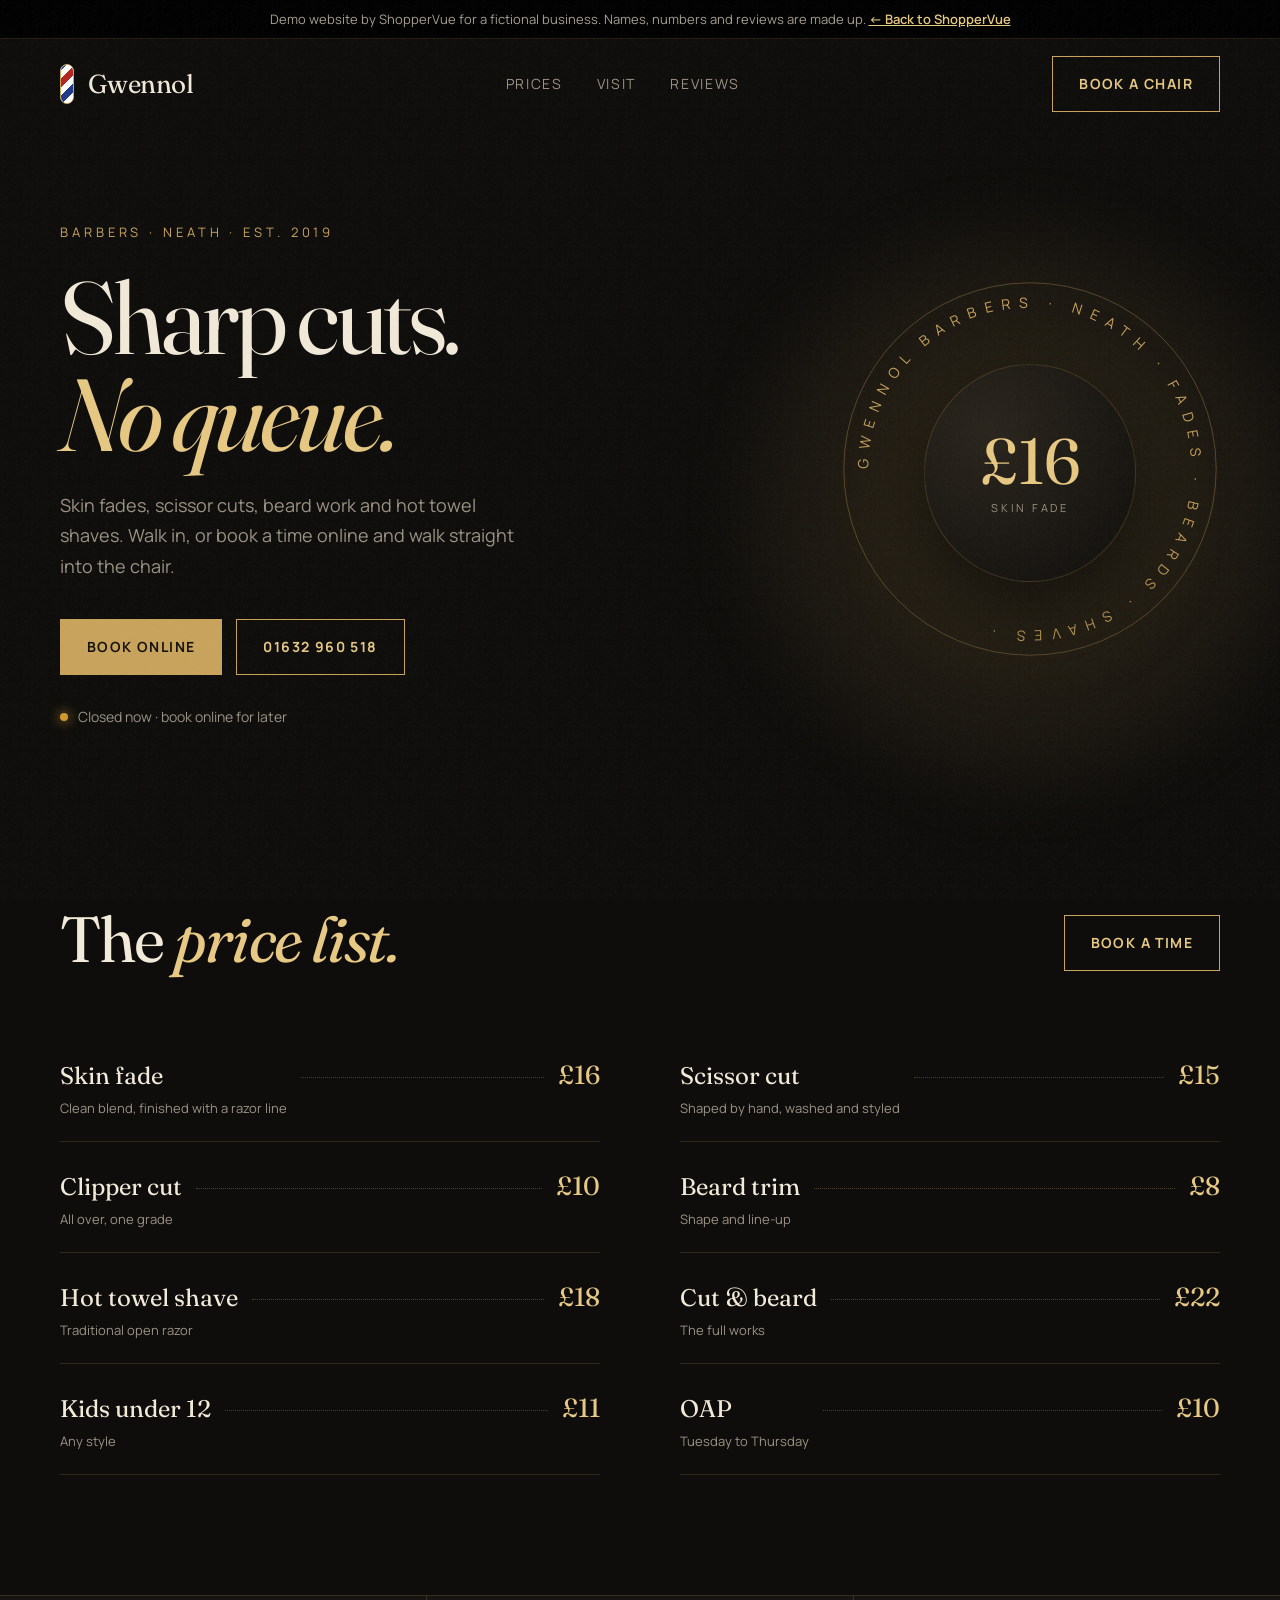
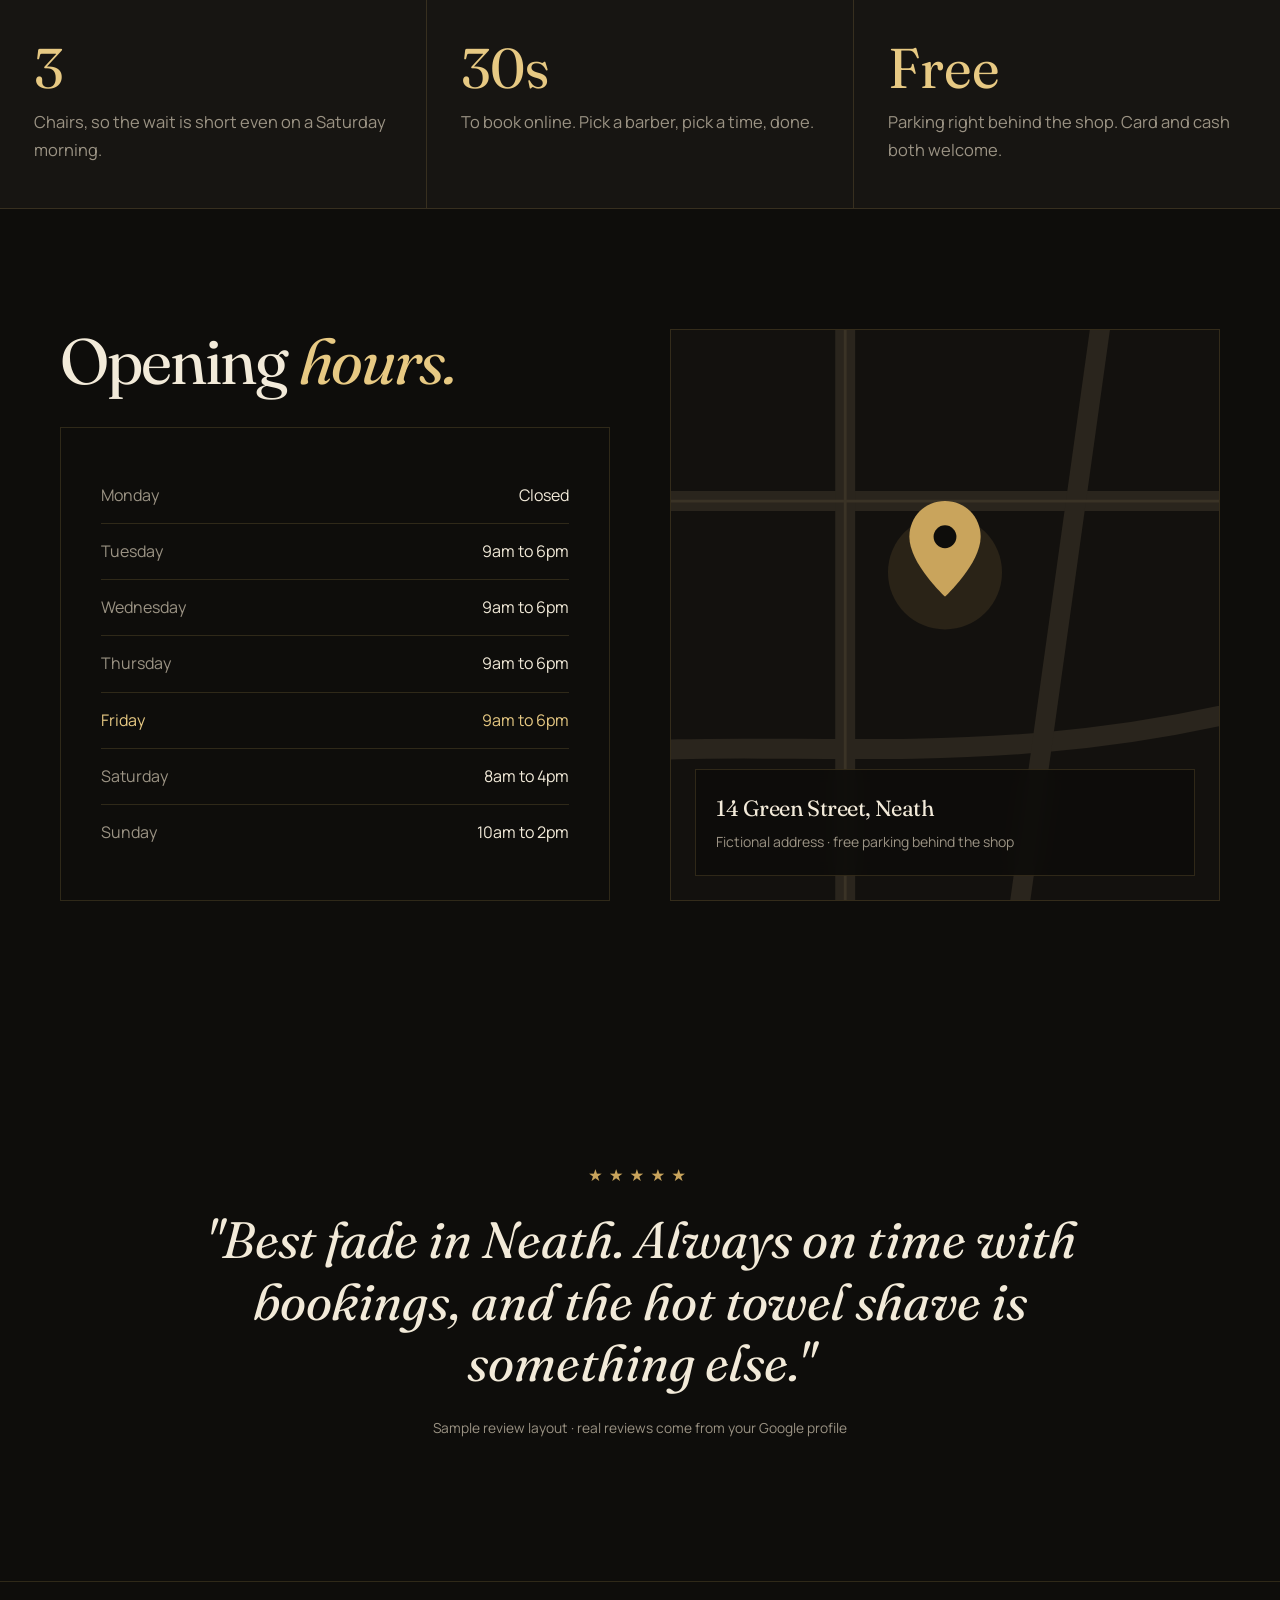
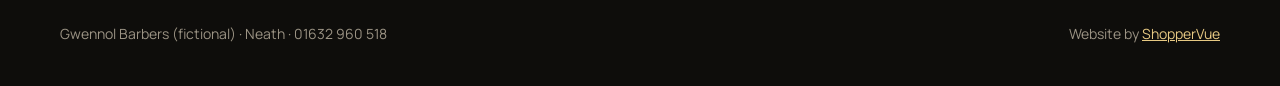
<file: demo-barber.html>
<!DOCTYPE html>
<html lang="en-GB">
<head>
<meta charset="utf-8"><meta name="viewport" content="width=device-width, initial-scale=1">
<title>Gwennol Barbers, Neath · Demo by ShopperVue</title>
<meta name="robots" content="noindex">
<link rel="icon" href="favicon.svg" type="image/svg+xml">
<link rel="preconnect" href="https://fonts.googleapis.com"><link rel="preconnect" href="https://fonts.gstatic.com" crossorigin>
<link href="https://fonts.googleapis.com/css2?family=Fraunces:ital,opsz,wght@0,9..144,400;0,9..144,600;1,9..144,400&family=Manrope:wght@400;500;600;700&display=swap" rel="stylesheet">
<style>
:root{--bg:#0e0d0b;--bg2:#171512;--gold:#c9a45c;--gold2:#e7c983;--cream:#f2ead9;--mute:#9b9384;--line:rgba(201,164,92,.18);--ease:cubic-bezier(.2,.8,.2,1)}
*{box-sizing:border-box;margin:0}
body{font:400 16.5px/1.7 Manrope,system-ui,sans-serif;color:var(--cream);background:var(--bg);-webkit-font-smoothing:antialiased}
body::before{content:"";position:fixed;inset:0;pointer-events:none;z-index:100;opacity:.06;background-image:url("data:image/svg+xml,%3Csvg xmlns='http://www.w3.org/2000/svg' width='160' height='160'%3E%3Cfilter id='n'%3E%3CfeTurbulence baseFrequency='.9' numOctaves='3'/%3E%3C/filter%3E%3Crect width='160' height='160' filter='url(%23n)'/%3E%3C/svg%3E")}
a{color:inherit}
.wrap{width:min(1160px,92vw);margin:0 auto}
.serif{font-family:Fraunces,Georgia,serif;font-weight:400;letter-spacing:-.02em}
.demo{background:#000;color:#a8a090;font-size:13px;text-align:center;padding:8px 12px;border-bottom:1px solid var(--line)}
.demo a{color:var(--gold2);font-weight:600}
header{position:absolute;left:0;right:0;z-index:10}
.hd{display:flex;justify-content:space-between;align-items:center;height:90px}
.logo{display:flex;align-items:center;gap:14px;text-decoration:none}
.logo .serif{font-size:26px}
.pole{width:14px;height:40px;border-radius:7px;border:1.5px solid var(--gold);overflow:hidden;position:relative;background:#fff}
.pole::before{content:"";position:absolute;inset:-40px 0;background:repeating-linear-gradient(-45deg,#b3261e 0 6px,#fff 6px 12px,#1f3a8a 12px 18px,#fff 18px 24px);animation:pole 2.2s linear infinite}
@keyframes pole{to{transform:translateY(34px)}}
.hd nav{display:flex;gap:34px;font-size:14px;letter-spacing:.12em;text-transform:uppercase}
.hd nav a{text-decoration:none;color:var(--mute);transition:color .3s}.hd nav a:hover{color:var(--gold2)}
.btn{display:inline-flex;align-items:center;gap:10px;padding:15px 26px;font-weight:700;font-size:14px;letter-spacing:.1em;text-transform:uppercase;text-decoration:none;border:1px solid var(--gold);transition:all .4s var(--ease)}
.btn.f{background:var(--gold);color:#16120a}
.btn.f:hover{background:var(--gold2)}
.btn.o{color:var(--gold2)}.btn.o:hover{background:rgba(201,164,92,.1)}
.hero{position:relative;min-height:92vh;display:flex;align-items:center;overflow:hidden;padding:120px 0 80px}
.hero .glow{position:absolute;right:-10%;top:10%;width:60vw;height:60vw;border-radius:50%;background:radial-gradient(circle,rgba(201,164,92,.22),transparent 60%);filter:blur(20px)}
.hgrid{display:grid;grid-template-columns:1.2fr .8fr;gap:40px;align-items:center;position:relative}
.eyeb{font-size:13px;letter-spacing:.3em;text-transform:uppercase;color:var(--gold)}
h1{font-family:Fraunces,serif;font-weight:400;font-size:clamp(52px,8vw,112px);line-height:.95;letter-spacing:-.035em;margin:24px 0 26px}
h1 em{color:var(--gold2)}
.lead{color:var(--mute);font-size:18px;max-width:480px}
.ctas{display:flex;gap:14px;flex-wrap:wrap;margin-top:38px}
.badge{position:relative;width:min(380px,80vw);aspect-ratio:1;margin-left:auto}
.badge svg{width:100%;height:100%}
.spin{animation:spin 30s linear infinite;transform-origin:center}
@keyframes spin{to{transform:rotate(360deg)}}
.badge .mid{position:absolute;inset:22%;border-radius:50%;background:radial-gradient(circle at 30% 30%,#2a251d,#0f0e0b);border:1px solid var(--line);display:grid;place-items:center;text-align:center;box-shadow:0 30px 80px rgba(0,0,0,.6)}
.badge .mid b{font-family:Fraunces,serif;font-weight:400;font-size:64px;line-height:1;color:var(--gold2)}
.badge .mid small{display:block;letter-spacing:.25em;font-size:11px;color:var(--mute);text-transform:uppercase;margin-top:6px}
.status{display:inline-flex;align-items:center;gap:10px;margin-top:30px;font-size:14px;color:var(--mute)}
.status i{width:8px;height:8px;border-radius:50%;background:#56d364;box-shadow:0 0 12px #56d364}
section{padding:120px 0}
.sh{display:flex;justify-content:space-between;align-items:end;gap:30px;margin-bottom:60px;flex-wrap:wrap}
h2{font-family:Fraunces,serif;font-weight:400;font-size:clamp(40px,5vw,68px);line-height:1;letter-spacing:-.03em}
h2 em{color:var(--gold2)}
.menu{display:grid;grid-template-columns:1fr 1fr;gap:0 80px}
.it{display:flex;align-items:baseline;gap:14px;padding:22px 0;border-bottom:1px solid var(--line);transition:padding .4s var(--ease)}
.it:hover{padding-left:10px}
.it .n{font-family:Fraunces,serif;font-size:24px;white-space:nowrap}
.it .n small{display:block;font-family:Manrope;font-size:13px;color:var(--mute)}
.it .dots{flex:1;border-bottom:1px dotted rgba(201,164,92,.35);transform:translateY(-6px)}
.it .p{font-family:Fraunces,serif;font-size:26px;color:var(--gold2)}
.feat{background:var(--bg2);border-top:1px solid var(--line);border-bottom:1px solid var(--line)}
.fgrid{display:grid;grid-template-columns:repeat(3,1fr);gap:1px;background:var(--line)}
.fgrid div{background:var(--bg2);padding:44px 34px}
.fgrid b{font-family:Fraunces,serif;font-weight:400;font-size:56px;color:var(--gold2);display:block;line-height:1;margin-bottom:12px}
.fgrid p{color:var(--mute)}
.visit{display:grid;grid-template-columns:1fr 1fr;gap:60px}
.hrs{border:1px solid var(--line);padding:40px}
.hrs .row{display:flex;justify-content:space-between;padding:14px 0;border-bottom:1px solid var(--line);font-size:16px}
.hrs .row:last-child{border:0}
.hrs .row.today{color:var(--gold2)}
.hrs .row span:first-child{color:var(--mute)}.hrs .row.today span:first-child{color:var(--gold2)}
.map{position:relative;min-height:340px;border:1px solid var(--line);overflow:hidden;background:#13110e}
.map svg{position:absolute;inset:0;width:100%;height:100%}
.map .tag{position:absolute;left:24px;bottom:24px;right:24px;padding:20px;background:rgba(14,13,11,.9);border:1px solid var(--line);backdrop-filter:blur(8px)}
.quote{text-align:center;padding:140px 0}
.quote p{font-family:Fraunces,serif;font-style:italic;font-size:clamp(30px,4vw,52px);line-height:1.2;max-width:900px;margin:20px auto}
.quote .st{color:var(--gold);letter-spacing:6px}
.quote small{color:var(--mute)}
footer{border-top:1px solid var(--line);padding:40px 0;color:var(--mute);font-size:14px}
footer .wrap{display:flex;justify-content:space-between;flex-wrap:wrap;gap:12px}
.mbar{display:none}
.rv{opacity:0;transform:translateY(30px);transition:1.1s var(--ease)}.rv.in{opacity:1;transform:none}
@media(max-width:900px){.hgrid,.visit,.menu{grid-template-columns:1fr}.fgrid{grid-template-columns:1fr}.hd nav{display:none}.badge{margin:20px auto 0;width:280px}.hero{min-height:auto}}
@media(max-width:600px){.hd .btn{display:none}section{padding:80px 0}.mbar{display:grid;grid-template-columns:1fr 1fr;position:fixed;left:0;right:0;bottom:0;z-index:30;background:#000}.mbar .btn{justify-content:center;border:0}body{padding-bottom:56px}}
@media(prefers-reduced-motion:reduce){*{animation:none!important;transition:none!important}.rv{opacity:1;transform:none}}
</style>
</head>
<body>
<div class="demo">Demo website by ShopperVue for a fictional business. Names, numbers and reviews are made up. <a href="index.html#work">← Back to ShopperVue</a></div>
<header><div class="wrap hd">
  <a class="logo" href="#"><span class="pole"></span><span class="serif">Gwennol</span></a>
  <nav><a href="#prices">Prices</a><a href="#visit">Visit</a><a href="#reviews">Reviews</a></nav>
  <a class="btn o" href="#">Book a chair</a>
</div></header>

<section class="hero"><div class="glow"></div><div class="wrap hgrid">
  <div>
    <span class="eyeb rv">Barbers · Neath · Est. 2019</span>
    <h1 class="rv">Sharp cuts.<br><em>No queue.</em></h1>
    <p class="lead rv">Skin fades, scissor cuts, beard work and hot towel shaves. Walk in, or book a time online and walk straight into the chair.</p>
    <div class="ctas rv"><a class="btn f" href="#">Book online</a><a class="btn o" href="tel:01632960518">01632 960 518</a></div>
    <div class="status rv"><i id="dot"></i><span id="stat">Open today until 6pm</span></div>
  </div>
  <div class="badge rv">
    <svg viewBox="0 0 400 400"><defs><path id="c" d="M200 200m-170 0a170 170 0 1 1 340 0a170 170 0 1 1-340 0"/></defs>
      <circle cx="200" cy="200" r="196" fill="none" stroke="rgba(201,164,92,.35)"/>
      <g class="spin"><text font-family="Manrope" font-size="15" letter-spacing="9" fill="#c9a45c"><textPath href="#c">GWENNOL BARBERS · NEATH · FADES · BEARDS · SHAVES · </textPath></text></g>
    </svg>
    <div class="mid"><div><b>£16</b><small>Skin fade</small></div></div>
  </div>
</div></section>

<section id="prices" style="padding-top:40px"><div class="wrap">
  <div class="sh rv"><h2>The <em>price list.</em></h2><a class="btn o" href="#">Book a time</a></div>
  <div class="menu">
    <div class="it rv"><span class="n">Skin fade<small>Clean blend, finished with a razor line</small></span><span class="dots"></span><span class="p">£16</span></div>
    <div class="it rv"><span class="n">Scissor cut<small>Shaped by hand, washed and styled</small></span><span class="dots"></span><span class="p">£15</span></div>
    <div class="it rv"><span class="n">Clipper cut<small>All over, one grade</small></span><span class="dots"></span><span class="p">£10</span></div>
    <div class="it rv"><span class="n">Beard trim<small>Shape and line-up</small></span><span class="dots"></span><span class="p">£8</span></div>
    <div class="it rv"><span class="n">Hot towel shave<small>Traditional open razor</small></span><span class="dots"></span><span class="p">£18</span></div>
    <div class="it rv"><span class="n">Cut &amp; beard<small>The full works</small></span><span class="dots"></span><span class="p">£22</span></div>
    <div class="it rv"><span class="n">Kids under 12<small>Any style</small></span><span class="dots"></span><span class="p">£11</span></div>
    <div class="it rv"><span class="n">OAP<small>Tuesday to Thursday</small></span><span class="dots"></span><span class="p">£10</span></div>
  </div>
</div></section>

<div class="feat"><div class="fgrid">
  <div class="rv"><b>3</b><p>Chairs, so the wait is short even on a Saturday morning.</p></div>
  <div class="rv"><b>30s</b><p>To book online. Pick a barber, pick a time, done.</p></div>
  <div class="rv"><b>Free</b><p>Parking right behind the shop. Card and cash both welcome.</p></div>
</div></div>

<section id="visit"><div class="wrap visit">
  <div class="rv"><h2 style="margin-bottom:34px">Opening <em>hours.</em></h2>
    <div class="hrs" id="hrs">
      <div class="row" data-d="1"><span>Monday</span><span>Closed</span></div>
      <div class="row" data-d="2"><span>Tuesday</span><span>9am to 6pm</span></div>
      <div class="row" data-d="3"><span>Wednesday</span><span>9am to 6pm</span></div>
      <div class="row" data-d="4"><span>Thursday</span><span>9am to 6pm</span></div>
      <div class="row" data-d="5"><span>Friday</span><span>9am to 6pm</span></div>
      <div class="row" data-d="6"><span>Saturday</span><span>8am to 4pm</span></div>
      <div class="row" data-d="0"><span>Sunday</span><span>10am to 2pm</span></div>
    </div>
  </div>
  <div class="map rv">
    <svg viewBox="0 0 500 400" preserveAspectRatio="xMidYMid slice"><g stroke="#2a251d" stroke-width="14" fill="none"><path d="M-10 120H520"/><path d="M180 -10V420"/><path d="M-10 300C120 280 300 320 520 250"/><path d="M360 -10L300 420"/></g><g stroke="#3a3326" stroke-width="2" fill="none"><path d="M-10 120H520"/><path d="M180 -10V420"/></g><circle cx="250" cy="170" r="40" fill="rgba(201,164,92,.12)"/><path d="M250 120c-14 0-25 11-25 25 0 19 25 42 25 42s25-23 25-42c0-14-11-25-25-25z" fill="#c9a45c"/><circle cx="250" cy="145" r="8" fill="#0e0d0b"/></svg>
    <div class="tag"><b class="serif" style="font-size:22px">14 Green Street, Neath</b><br><span style="color:#9b9384;font-size:14px">Fictional address · free parking behind the shop</span></div>
  </div>
</div></section>

<section class="quote" id="reviews"><div class="wrap rv"><div class="st">★★★★★</div><p>"Best fade in Neath. Always on time with bookings, and the hot towel shave is something else."</p><small>Sample review layout · real reviews come from your Google profile</small></div></section>

<footer><div class="wrap"><span>Gwennol Barbers (fictional) · Neath · 01632 960 518</span><span>Website by <a href="index.html" style="color:#e7c983">ShopperVue</a></span></div></footer>
<div class="mbar"><a class="btn f" href="#">Book</a><a class="btn o" href="tel:01632960518">Call</a></div>
<script>
(()=>{const d=new Date(),w=d.getDay(),h=d.getHours()+d.getMinutes()/60;
const hrs={0:[10,14],1:null,2:[9,18],3:[9,18],4:[9,18],5:[9,18],6:[8,16]};
document.querySelector(`#hrs .row[data-d="${w}"]`)?.classList.add('today');
const t=hrs[w],s=document.getElementById('stat'),dot=document.getElementById('dot'),f=x=>x>12?(x-12)+'pm':x+'am';
if(t&&h>=t[0]&&h<t[1])s.textContent='Open now until '+f(t[1]);else{s.textContent=t&&h<t[0]?'Opens today at '+f(t[0]):'Closed now · book online for later';dot.style.background='#d2992f';dot.style.boxShadow='0 0 12px #d2992f'}
const io=new IntersectionObserver(es=>es.forEach(e=>{if(e.isIntersecting){e.target.classList.add('in');io.unobserve(e.target)}}),{threshold:.1});document.querySelectorAll('.rv').forEach(x=>io.observe(x));})();
</script>
</body>
</html>
</file>
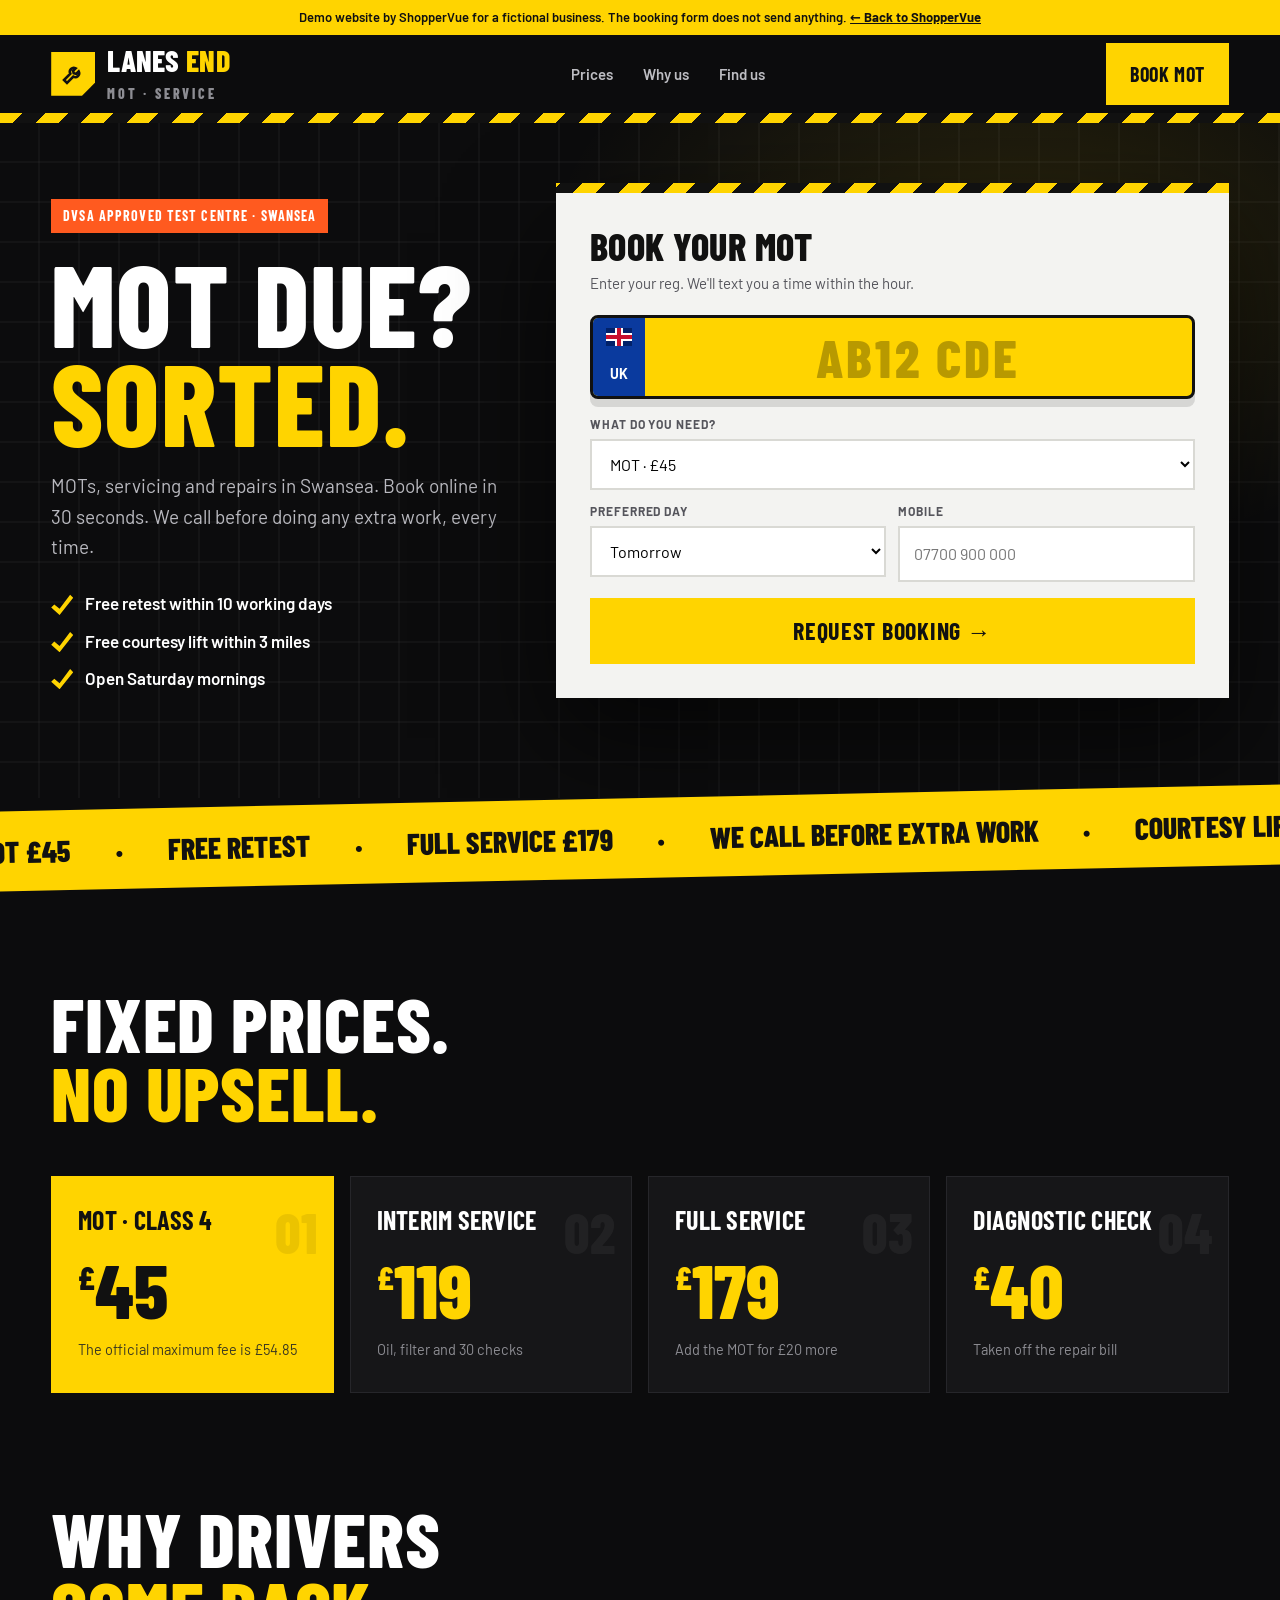
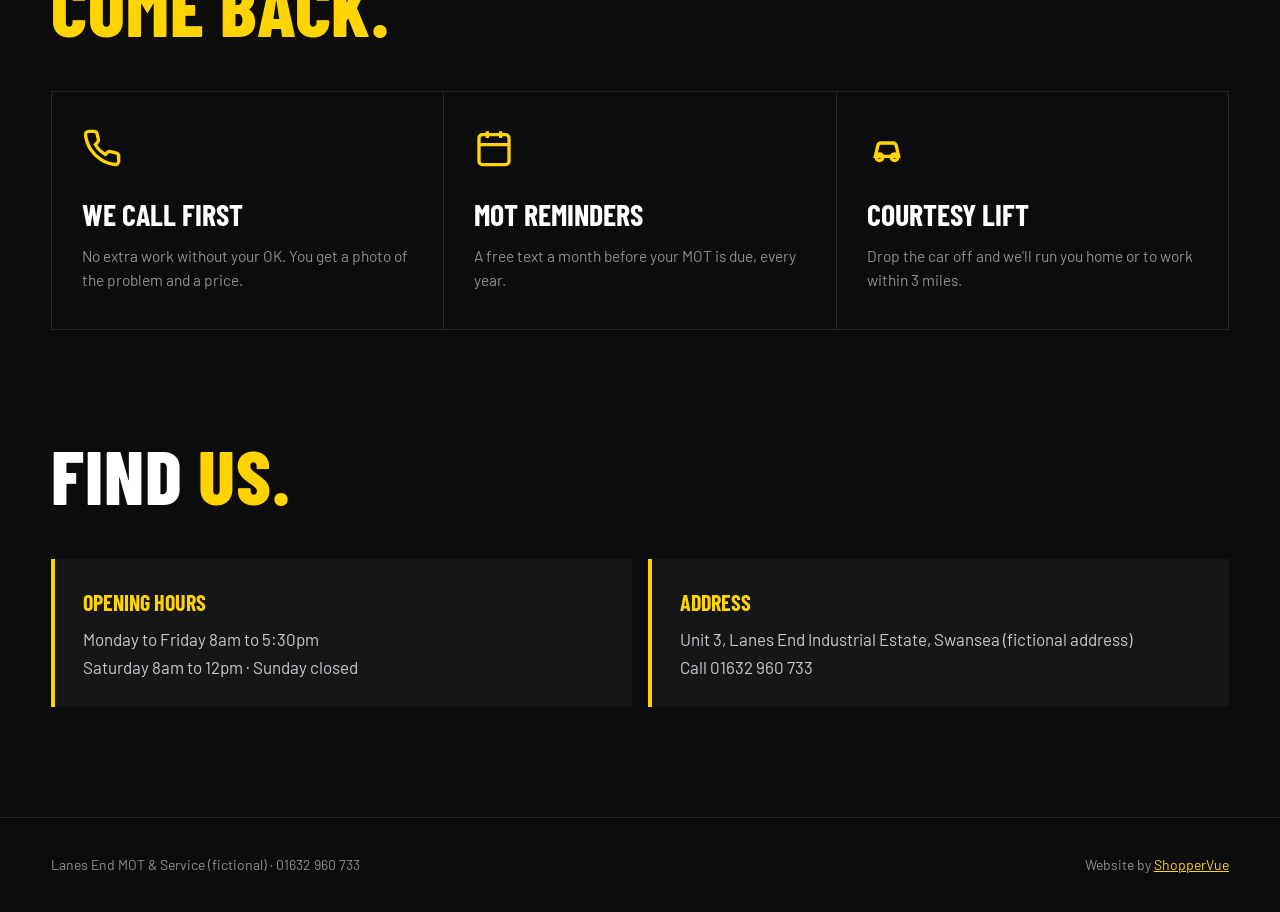
<file: demo-garage.html>
<!DOCTYPE html>
<html lang="en-GB">
<head>
<meta charset="utf-8"><meta name="viewport" content="width=device-width, initial-scale=1">
<title>Lanes End MOT &amp; Service, Swansea · Demo by ShopperVue</title>
<meta name="robots" content="noindex">
<link rel="icon" href="favicon.svg" type="image/svg+xml">
<link rel="preconnect" href="https://fonts.googleapis.com"><link rel="preconnect" href="https://fonts.gstatic.com" crossorigin>
<link href="https://fonts.googleapis.com/css2?family=Barlow+Condensed:wght@600;700;800&family=Barlow:wght@400;500;600;700&display=swap" rel="stylesheet">
<style>
:root{--bk:#0c0c0d;--bk2:#161618;--y:#ffd400;--o:#ff5a1f;--g:#f3f3f1;--mute:#8d8d93;--line:#26262a;--ease:cubic-bezier(.2,.8,.2,1)}
*{box-sizing:border-box;margin:0}
body{overflow-x:hidden;font:400 17px/1.6 Barlow,system-ui,sans-serif;color:#fff;background:var(--bk);-webkit-font-smoothing:antialiased}
a{color:inherit}
.wrap{width:min(1180px,92vw);margin:0 auto}
.c{font-family:"Barlow Condensed",sans-serif;text-transform:uppercase;letter-spacing:.01em}
.demo{background:var(--y);color:#111;font-size:13px;text-align:center;padding:7px 12px;font-weight:600}
.demo a{font-weight:700}
.hazard{height:10px;background:repeating-linear-gradient(-45deg,var(--y) 0 16px,#111 16px 32px)}
header .wrap{display:flex;justify-content:space-between;align-items:center;height:78px}
.logo{display:flex;align-items:center;gap:12px;text-decoration:none}
.logo b{font-size:30px;font-weight:800;line-height:.9}
.logo b span{color:var(--y)}
.logo i{width:44px;height:44px;background:var(--y);display:grid;place-items:center;clip-path:polygon(0 0,100% 0,100% 70%,70% 100%,0 100%)}
header nav{display:flex;gap:30px;font-weight:600;font-size:15px}
header nav a{text-decoration:none;color:#bdbdc2}header nav a:hover{color:var(--y)}
.btn{display:inline-flex;align-items:center;justify-content:center;gap:10px;padding:15px 24px;font-family:"Barlow Condensed";font-weight:700;font-size:20px;text-transform:uppercase;letter-spacing:.03em;text-decoration:none;border:0;cursor:pointer;transition:transform .3s var(--ease),background .3s}
.btn.y{background:var(--y);color:#111}.btn.y:hover{background:#fff}
.btn.k{background:transparent;color:#fff;box-shadow:inset 0 0 0 2px #3a3a40}.btn.k:hover{box-shadow:inset 0 0 0 2px var(--y)}
.hero{position:relative;overflow:hidden;padding:70px 0 100px}
.hero::before{content:"";position:absolute;inset:0;background:radial-gradient(800px 500px at 80% 20%,rgba(255,212,0,.12),transparent 60%),linear-gradient(transparent 95%,rgba(255,255,255,.03) 95%) 0 0/100% 40px,linear-gradient(90deg,transparent 95%,rgba(255,255,255,.03) 95%) 0 0/40px 100%}
.hgrid{position:relative;display:grid;grid-template-columns:1.05fr .95fr;gap:56px;align-items:center}
.tag{display:inline-block;background:var(--o);padding:6px 12px;font-weight:700;font-size:14px;letter-spacing:.08em}
h1{font-size:clamp(64px,9vw,128px);line-height:.86;font-weight:800;margin:20px 0}
h1 span{color:var(--y);display:block}
.lead{color:#b9b9bf;font-size:19px;max-width:500px}
.ticks{display:grid;gap:10px;margin-top:28px;list-style:none;padding:0;font-weight:600}
.ticks li{display:flex;gap:12px;align-items:center}
.ticks li::before{content:"";width:22px;height:22px;background:var(--y);clip-path:polygon(14% 52%,0 66%,38% 100%,100% 22%,86% 8%,38% 72%)}
/* booking card */
.book{background:var(--g);color:#111;padding:34px;position:relative;box-shadow:0 40px 100px rgba(0,0,0,.6)}
.book::before{content:"";position:absolute;left:0;right:0;top:-10px;height:10px;background:repeating-linear-gradient(-45deg,var(--y) 0 16px,#111 16px 32px)}
.book h2{font-size:38px;font-weight:800;line-height:1}
.book p.s{color:#55555c;font-size:15px;margin:6px 0 20px}
.plate{display:flex;align-items:stretch;height:84px;border-radius:8px;overflow:hidden;border:3px solid #111;background:var(--y);box-shadow:0 8px 0 rgba(0,0,0,.12)}
.plate .gb{width:52px;background:#0a3a9e;color:#fff;display:flex;flex-direction:column;align-items:center;justify-content:flex-end;padding-bottom:10px;font-weight:700;font-size:14px}
.plate .gb::before{content:"";width:26px;height:18px;margin-bottom:auto;margin-top:10px;background:linear-gradient(#c8102e,#c8102e) center/100% 4px no-repeat,linear-gradient(#c8102e,#c8102e) center/4px 100% no-repeat,linear-gradient(#fff,#fff) center/100% 8px no-repeat,linear-gradient(#fff,#fff) center/8px 100% no-repeat,#012169}
.plate input{flex:1;min-width:0;border:0;background:transparent;font-family:"Barlow Condensed";font-weight:800;font-size:54px;letter-spacing:.06em;text-align:center;text-transform:uppercase;color:#111;outline:0}
.plate input::placeholder{color:rgba(0,0,0,.28)}
.f{display:grid;grid-template-columns:1fr 1fr;gap:12px;margin-top:16px}
.f label{display:block;font-size:12px;font-weight:700;letter-spacing:.08em;text-transform:uppercase;color:#55555c;margin-bottom:5px}
.f select,.f input{width:100%;font:inherit;font-size:16px;padding:13px 14px;border:2px solid #d9d9d4;background:#fff;border-radius:0;outline:0}
.f select:focus,.f input:focus{border-color:#111}
.f .full{grid-column:1/-1}
.book .btn{width:100%;margin-top:16px;font-size:24px;padding:18px}
.ok{display:none;margin-top:14px;padding:14px;background:#111;color:var(--y);font-weight:600;font-size:15px}
.ticker{background:var(--y);color:#111;overflow:hidden;padding:16px 0;transform:rotate(-1.2deg);margin:0 -2vw}
.ticker .tr{display:flex;gap:44px;width:max-content;animation:tk 26s linear infinite;font-family:"Barlow Condensed";font-weight:800;font-size:30px;text-transform:uppercase}
.ticker span::after{content:"●";margin-left:44px;font-size:14px;vertical-align:middle}
@keyframes tk{to{transform:translateX(-50%)}}
section{padding:110px 0}
h2.big{font-size:clamp(48px,6vw,88px);font-weight:800;line-height:.9}
h2.big span{color:var(--y)}
.pg{display:grid;grid-template-columns:repeat(4,1fr);gap:16px;margin-top:50px}
.pc{background:var(--bk2);border:1px solid var(--line);padding:30px 26px;position:relative;overflow:hidden;transition:transform .5s var(--ease),border-color .3s}
.pc:hover{transform:translateY(-6px);border-color:var(--y)}
.pc .n{font-size:26px;font-weight:700;line-height:1}
.pc .p{font-family:"Barlow Condensed";font-weight:800;font-size:76px;line-height:1;color:var(--y);margin:18px 0 8px}
.pc .p sup{font-size:32px;vertical-align:top;position:relative;top:10px}
.pc small{color:var(--mute);font-size:14.5px}
.pc.hot{background:var(--y);color:#111;border-color:var(--y)}
.pc.hot .p{color:#111}.pc.hot small{color:#3d3a20}
.pc .num{position:absolute;right:16px;top:10px;font-family:"Barlow Condensed";font-weight:800;font-size:56px;color:rgba(255,255,255,.05)}
.pc.hot .num{color:rgba(0,0,0,.08)}
.why{display:grid;grid-template-columns:repeat(3,1fr);gap:1px;background:var(--line);border:1px solid var(--line);margin-top:50px}
.why div{background:var(--bk);padding:36px 30px}
.why b{font-family:"Barlow Condensed";font-size:30px;text-transform:uppercase;display:block;margin:14px 0 6px}
.why p{color:var(--mute);font-size:15.5px}
.why svg{width:40px;height:40px;stroke:var(--y);fill:none;stroke-width:2}
.info{display:grid;grid-template-columns:1fr 1fr;gap:16px;margin-top:50px}
.info div{background:var(--bk2);border-left:4px solid var(--y);padding:26px 28px}
.info b{font-family:"Barlow Condensed";text-transform:uppercase;font-size:22px;color:var(--y);display:block;margin-bottom:6px}
.info p{color:#c9c9cd}
footer{border-top:1px solid var(--line);padding:36px 0;color:var(--mute);font-size:14px}
footer .wrap{display:flex;justify-content:space-between;flex-wrap:wrap;gap:10px}
.rv{opacity:0;transform:translateY(30px);transition:1s var(--ease)}.rv.in{opacity:1;transform:none}
@media(max-width:960px){.hgrid,.info{grid-template-columns:1fr}.pg{grid-template-columns:1fr 1fr}.why{grid-template-columns:1fr}header nav{display:none}}
@media(max-width:560px){.pg{grid-template-columns:1fr}.f{grid-template-columns:1fr}.plate input{font-size:42px}section{padding:80px 0}header .btn{display:none}.book{padding:26px 20px}}
@media(prefers-reduced-motion:reduce){*{animation:none!important;transition:none!important}.rv{opacity:1;transform:none}}
</style>
</head>
<body>
<div class="demo">Demo website by ShopperVue for a fictional business. The booking form does not send anything. <a href="index.html#work">← Back to ShopperVue</a></div>
<header><div class="wrap">
  <a class="logo" href="#"><i><svg width="24" height="24" viewBox="0 0 24 24" fill="none" stroke="#111" stroke-width="2.6" stroke-linecap="round"><path d="M14.7 6.3a4 4 0 0 0-5.4 5.4L3 18l3 3 6.3-6.3a4 4 0 0 0 5.4-5.4l-2.6 2.6-2.4-.6-.6-2.4z"/></svg></i><b class="c">Lanes <span>End</span><br><small style="font-size:14px;letter-spacing:.2em;color:#8d8d93">MOT · Service</small></b></a>
  <nav><a href="#prices">Prices</a><a href="#why">Why us</a><a href="#find">Find us</a></nav>
  <a class="btn y" href="#book">Book MOT</a>
</div></header>
<div class="hazard"></div>

<section class="hero"><div class="wrap hgrid">
  <div>
    <span class="tag c rv">DVSA approved test centre · Swansea</span>
    <h1 class="c rv">MOT due?<span>Sorted.</span></h1>
    <p class="lead rv">MOTs, servicing and repairs in Swansea. Book online in 30 seconds. We call before doing any extra work, every time.</p>
    <ul class="ticks rv"><li>Free retest within 10 working days</li><li>Free courtesy lift within 3 miles</li><li>Open Saturday mornings</li></ul>
  </div>
  <form class="book rv" id="book" onsubmit="event.preventDefault();document.getElementById('ok').style.display='block'">
    <h2 class="c">Book your MOT</h2>
    <p class="s">Enter your reg. We'll text you a time within the hour.</p>
    <div class="plate"><span class="gb">UK</span><input id="reg" placeholder="AB12 CDE" maxlength="8" aria-label="Registration number" required></div>
    <div class="f">
      <div class="full"><label for="sv">What do you need?</label><select id="sv"><option>MOT · £45</option><option>MOT + full service · £179</option><option>Interim service · £119</option><option>Repair or diagnosis</option></select></div>
      <div><label for="dy">Preferred day</label><select id="dy"><option>Tomorrow</option><option>This week</option><option>Next week</option><option>Saturday</option></select></div>
      <div><label for="mb">Mobile</label><input id="mb" type="tel" placeholder="07700 900 000" required></div>
    </div>
    <button class="btn y" type="submit">Request booking →</button>
    <div class="ok" id="ok">✓ Thanks. On the live site the garage would text you to confirm a time.</div>
  </form>
</div></section>

<div class="ticker"><div class="tr" id="tk"><span>MOT £45</span><span>Free retest</span><span>Full service £179</span><span>We call before extra work</span><span>Courtesy lift</span><span>Saturday mornings</span></div></div>

<section id="prices"><div class="wrap">
  <h2 class="big c rv">Fixed prices.<br><span>No upsell.</span></h2>
  <div class="pg">
    <div class="pc hot rv"><span class="num">01</span><div class="n c">MOT · class 4</div><div class="p"><sup>£</sup>45</div><small>The official maximum fee is £54.85</small></div>
    <div class="pc rv"><span class="num">02</span><div class="n c">Interim service</div><div class="p"><sup>£</sup>119</div><small>Oil, filter and 30 checks</small></div>
    <div class="pc rv"><span class="num">03</span><div class="n c">Full service</div><div class="p"><sup>£</sup>179</div><small>Add the MOT for £20 more</small></div>
    <div class="pc rv"><span class="num">04</span><div class="n c">Diagnostic check</div><div class="p"><sup>£</sup>40</div><small>Taken off the repair bill</small></div>
  </div>
</div></section>

<section id="why" style="padding-top:0"><div class="wrap">
  <h2 class="big c rv">Why drivers<br><span>come back.</span></h2>
  <div class="why">
    <div class="rv"><svg viewBox="0 0 24 24"><path d="M22 16.9v3a2 2 0 0 1-2.2 2 19.8 19.8 0 0 1-8.6-3.1 19.5 19.5 0 0 1-6-6A19.8 19.8 0 0 1 2.1 4.2 2 2 0 0 1 4.1 2h3a2 2 0 0 1 2 1.7c.1 1 .4 1.9.7 2.8a2 2 0 0 1-.5 2.1L8 9.9a16 16 0 0 0 6 6l1.3-1.3a2 2 0 0 1 2.1-.4c.9.3 1.8.6 2.8.7a2 2 0 0 1 1.7 2z"/></svg><b>We call first</b><p>No extra work without your OK. You get a photo of the problem and a price.</p></div>
    <div class="rv"><svg viewBox="0 0 24 24"><rect x="3" y="4" width="18" height="18" rx="2"/><path d="M16 2v4M8 2v4M3 10h18"/></svg><b>MOT reminders</b><p>A free text a month before your MOT is due, every year.</p></div>
    <div class="rv"><svg viewBox="0 0 24 24"><path d="M5 17h14l-1.5-6.5A2 2 0 0 0 15.6 9H8.4a2 2 0 0 0-1.9 1.5z"/><circle cx="7.5" cy="17.5" r="2"/><circle cx="16.5" cy="17.5" r="2"/></svg><b>Courtesy lift</b><p>Drop the car off and we'll run you home or to work within 3 miles.</p></div>
  </div>
</div></section>

<section id="find" style="padding-top:0"><div class="wrap">
  <h2 class="big c rv">Find <span>us.</span></h2>
  <div class="info">
    <div class="rv"><b>Opening hours</b><p>Monday to Friday 8am to 5:30pm<br>Saturday 8am to 12pm · Sunday closed</p></div>
    <div class="rv"><b>Address</b><p>Unit 3, Lanes End Industrial Estate, Swansea (fictional address)<br>Call 01632 960 733</p></div>
  </div>
</div></section>

<footer><div class="wrap"><span>Lanes End MOT &amp; Service (fictional) · 01632 960 733</span><span>Website by <a href="index.html" style="color:#ffd400">ShopperVue</a></span></div></footer>
<script>
(()=>{const t=document.getElementById('tk');t.innerHTML+=t.innerHTML;
const r=document.getElementById('reg');r.addEventListener('input',()=>{r.value=r.value.toUpperCase().replace(/[^A-Z0-9 ]/g,'')});
const io=new IntersectionObserver(es=>es.forEach(e=>{if(e.isIntersecting){e.target.classList.add('in');io.unobserve(e.target)}}),{threshold:.1});document.querySelectorAll('.rv').forEach(x=>io.observe(x));})();
</script>
</body>
</html>
</file>
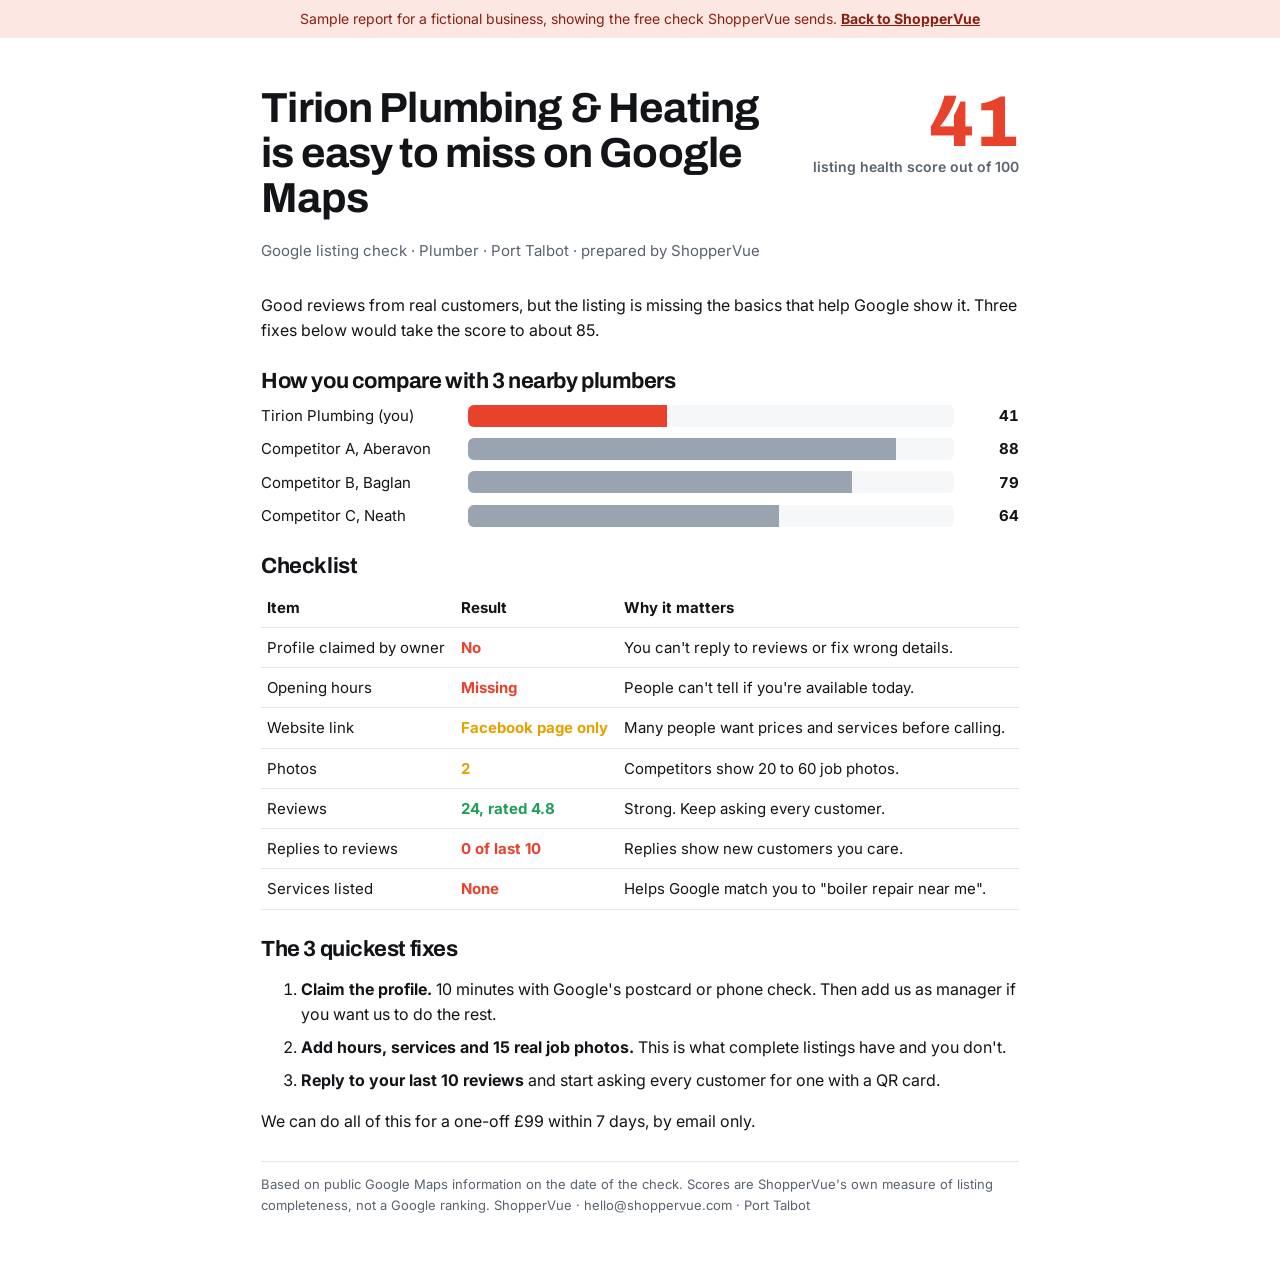
<file: demo-health-check.html>
<!DOCTYPE html>
<html lang="en-GB">
<head>
<meta charset="utf-8">
<meta name="viewport" content="width=device-width, initial-scale=1">
<title>Sample Listing Check</title>
<link href="https://fonts.googleapis.com/css2?family=Archivo:wght@700;800&family=Inter:wght@400;600;700&display=swap" rel="stylesheet">
<style>
/* VOICE work, a one-page audit
   IDEA a printed inspection sheet with a score and a checklist
   PICTURE score bars comparing the business with 3 nearby competitors
   COLOUR white, ink #121417, pin red #e8412c, pass green #1e9e57, amber #e5a100
   TYPE Archivo 800 + Inter
   LAYOUT finding and score on top, comparison bars, then checklist and 3 fixes; A4-friendly */
:root{color-scheme:light dark;--bg:light-dark(#fff,#111418);--ink:light-dark(#121417,#eef1f4);--soft:light-dark(#5a626d,#a9b2bd);--line:light-dark(#e3e6ea,#2a3038);--red:#e8412c;--ok:#1e9e57;--amb:#e5a100;--card:light-dark(#f6f7f9,#1a1f26)}
*{box-sizing:border-box;min-width:0}
body{margin:0;background:var(--bg);color:var(--ink);font:16px/1.55 Inter,system-ui,sans-serif;overflow-x:clip}
h1,h2{font-family:Archivo,Inter,sans-serif;line-height:1.08;letter-spacing:-.02em;margin:0 0 .4em}
h1{font-size:clamp(28px,4vw,42px)}h2{font-size:22px;margin-top:28px}
.demo{background:#fde7e3;color:#8a1f10;text-align:center;font-size:14px;padding:8px 16px}.demo a{color:#8a1f10;font-weight:700}
.page{max-width:860px;margin:0 auto;padding:clamp(24px,4vw,48px) max(4vw,16px)}
.headrow{display:grid;grid-template-columns:minmax(0,1fr) auto;gap:20px;align-items:start}
.big{font:800 72px/1 Archivo,sans-serif;color:var(--red);text-align:right}
.big small{display:block;font:600 14px Inter,sans-serif;color:var(--soft)}
.meta{color:var(--soft);font-size:15px}
.bars{display:grid;gap:10px;margin-top:10px}
.bar{display:grid;grid-template-columns:minmax(9em,13em) minmax(0,1fr) 3.5em;gap:12px;align-items:center;font-size:15px}
.track{background:var(--card);border-radius:6px;height:22px;overflow:hidden}
.fill{height:100%;background:#9aa4b1}.me .fill{background:var(--red)}
.bar b{text-align:right;font-variant-numeric:tabular-nums}
.scroll{overflow-x:auto}
table{border-collapse:collapse;width:100%;font-size:15px}
th,td{text-align:left;padding:8px 6px;border-bottom:1px solid var(--line);vertical-align:top}
.p{color:var(--ok);font-weight:700}.f{color:var(--red);font-weight:700}.w{color:var(--amb);font-weight:700}
ol li{margin-bottom:8px}
.foot{margin-top:28px;font-size:13px;color:var(--soft);border-top:1px solid var(--line);padding-top:12px}
@media(max-width:600px){.headrow{grid-template-columns:minmax(0,1fr)}.big{text-align:left}.bar{grid-template-columns:minmax(0,1fr) 3em}.bar .track{grid-column:1/-1;order:3}}
@media print{.demo{display:none}}
</style>
</head>
<body>
<div class="demo">Sample report for a fictional business, showing the free check ShopperVue sends. <a href="index.html#work">Back to ShopperVue</a></div>
<div class="page">
  <div class="headrow">
    <div><h1>Tirion Plumbing &amp; Heating is easy to miss on Google Maps</h1>
    <p class="meta">Google listing check · Plumber · Port Talbot · prepared by ShopperVue</p></div>
    <div class="big">41<small>listing health score out of 100</small></div>
  </div>
  <p>Good reviews from real customers, but the listing is missing the basics that help Google show it. Three fixes below would take the score to about 85.</p>

  <h2>How you compare with 3 nearby plumbers</h2>
  <div class="bars" id="bars"></div>

  <h2>Checklist</h2>
  <div class="scroll"><table>
    <thead><tr><th>Item</th><th>Result</th><th>Why it matters</th></tr></thead>
    <tbody>
      <tr><td>Profile claimed by owner</td><td class="f">No</td><td>You can't reply to reviews or fix wrong details.</td></tr>
      <tr><td>Opening hours</td><td class="f">Missing</td><td>People can't tell if you're available today.</td></tr>
      <tr><td>Website link</td><td class="w">Facebook page only</td><td>Many people want prices and services before calling.</td></tr>
      <tr><td>Photos</td><td class="w">2</td><td>Competitors show 20 to 60 job photos.</td></tr>
      <tr><td>Reviews</td><td class="p">24, rated 4.8</td><td>Strong. Keep asking every customer.</td></tr>
      <tr><td>Replies to reviews</td><td class="f">0 of last 10</td><td>Replies show new customers you care.</td></tr>
      <tr><td>Services listed</td><td class="f">None</td><td>Helps Google match you to "boiler repair near me".</td></tr>
    </tbody>
  </table></div>

  <h2>The 3 quickest fixes</h2>
  <ol>
    <li><b>Claim the profile.</b> 10 minutes with Google's postcard or phone check. Then add us as manager if you want us to do the rest.</li>
    <li><b>Add hours, services and 15 real job photos.</b> This is what complete listings have and you don't.</li>
    <li><b>Reply to your last 10 reviews</b> and start asking every customer for one with a QR card.</li>
  </ol>
  <p>We can do all of this for a one-off £99 within 7 days, by email only.</p>
  <p class="foot">Based on public Google Maps information on the date of the check. Scores are ShopperVue's own measure of listing completeness, not a Google ranking. ShopperVue · hello@shoppervue.com · Port Talbot</p>
</div>
<script>
{
  const d=[["Tirion Plumbing (you)",41,1],["Competitor A, Aberavon",88,0],["Competitor B, Baglan",79,0],["Competitor C, Neath",64,0]];
  document.getElementById('bars').innerHTML=d.map(([n,v,me])=>`<div class="bar ${me?'me':''}"><span>${n}</span><div class="track"><div class="fill" style="width:${v}%"></div></div><b>${v}</b></div>`).join('');
}
</script>
</body>
</html>
</file>
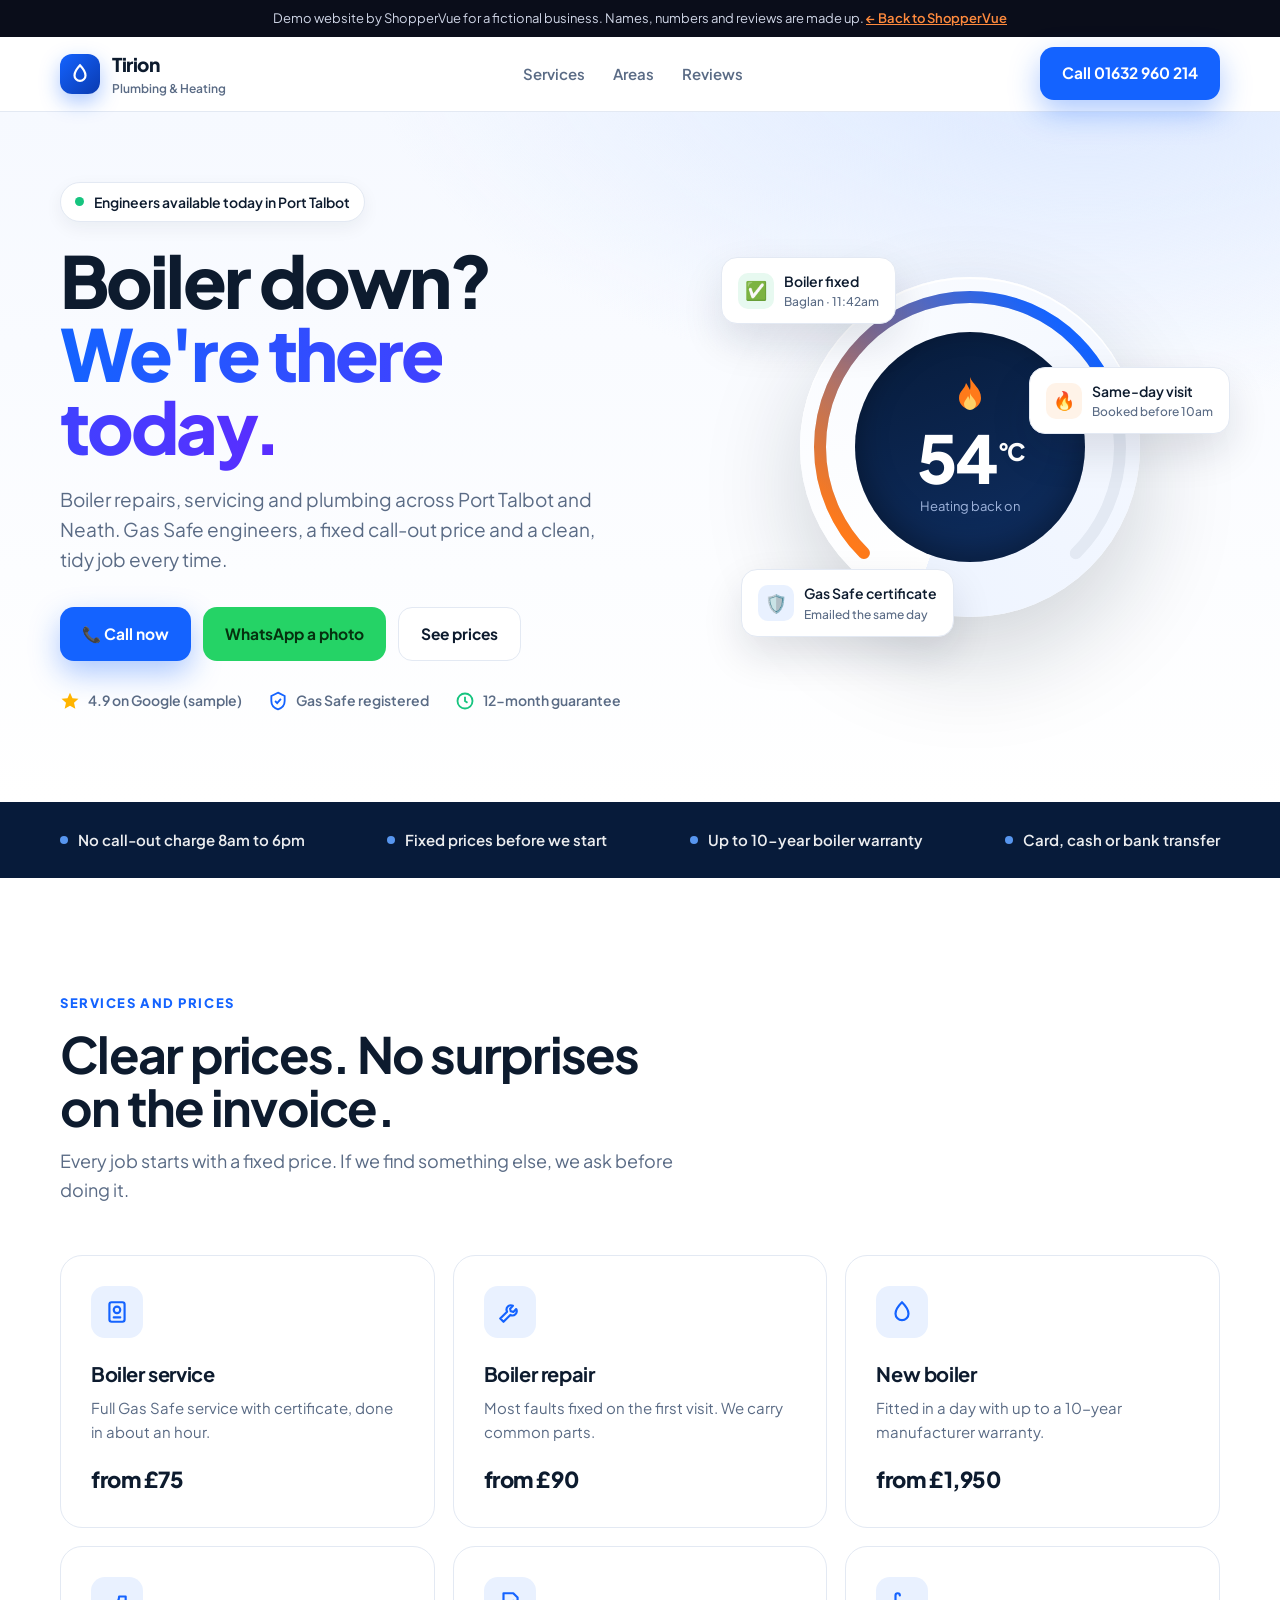
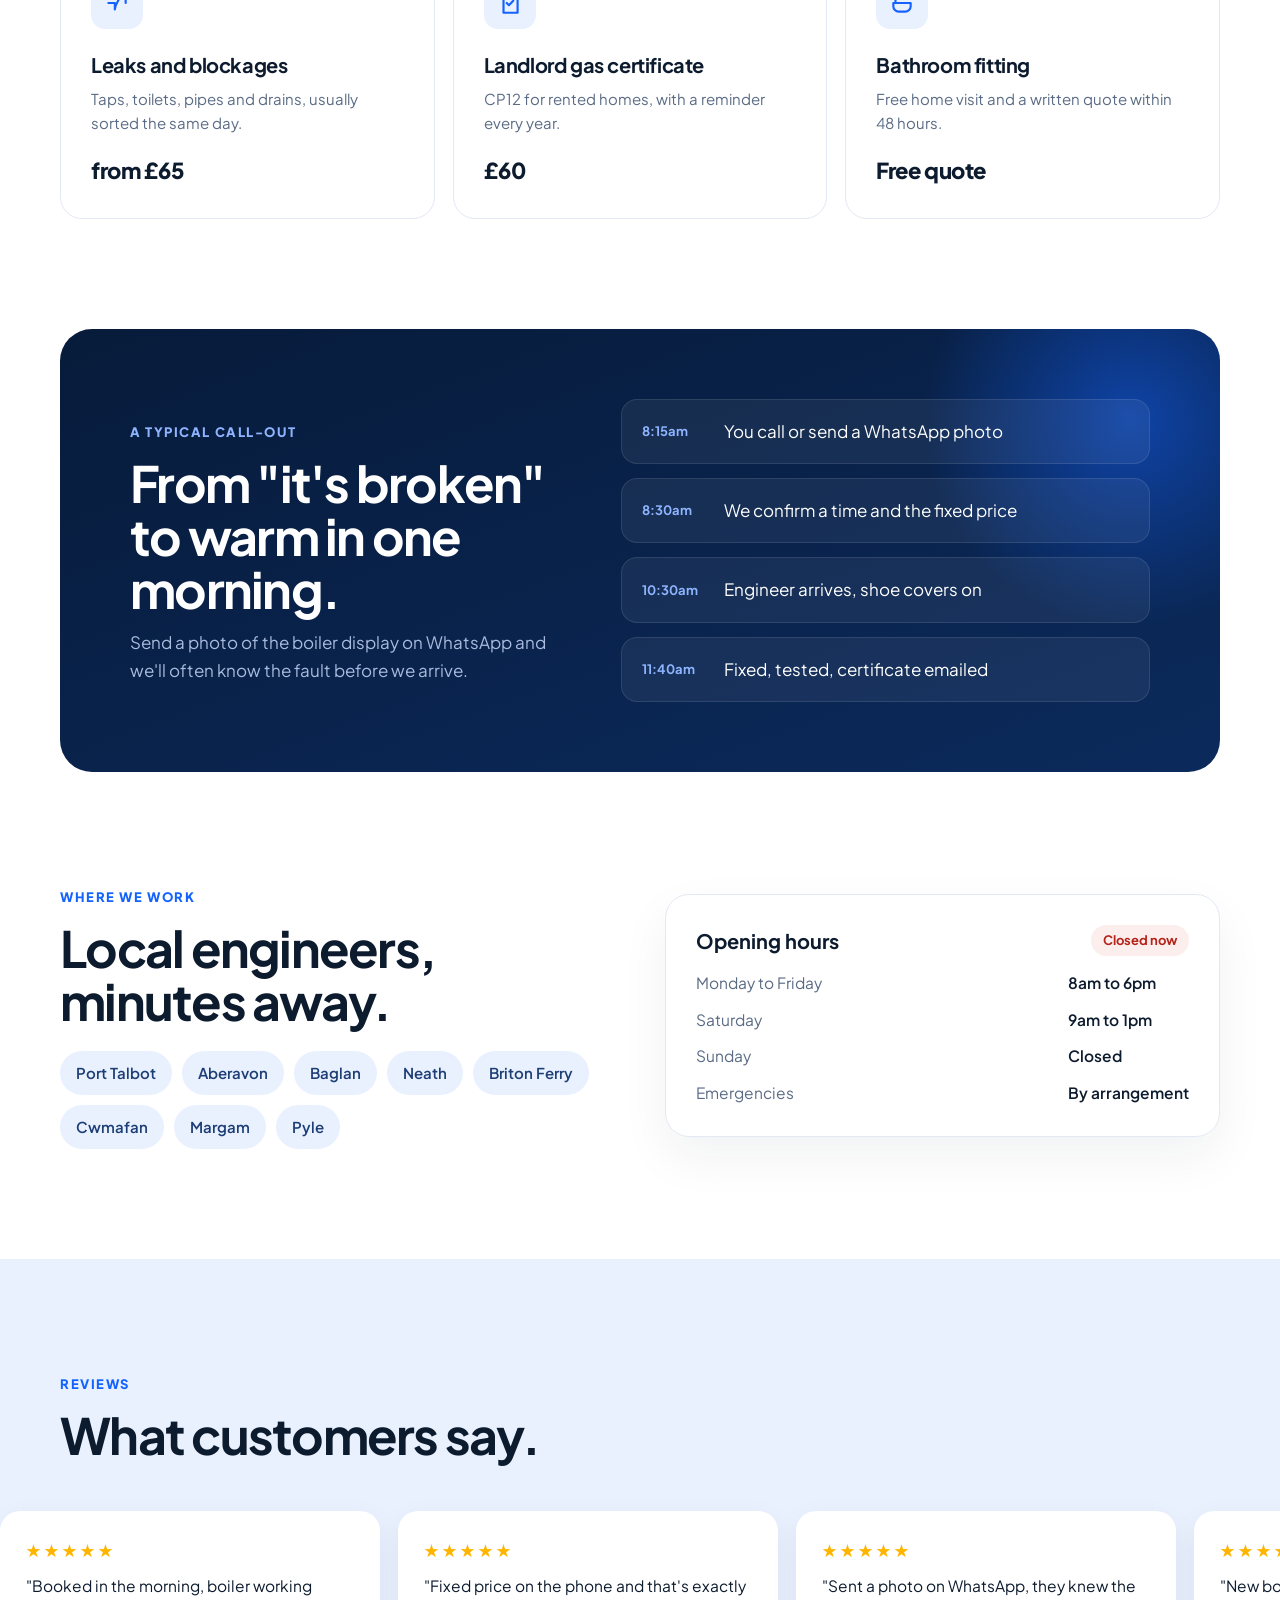
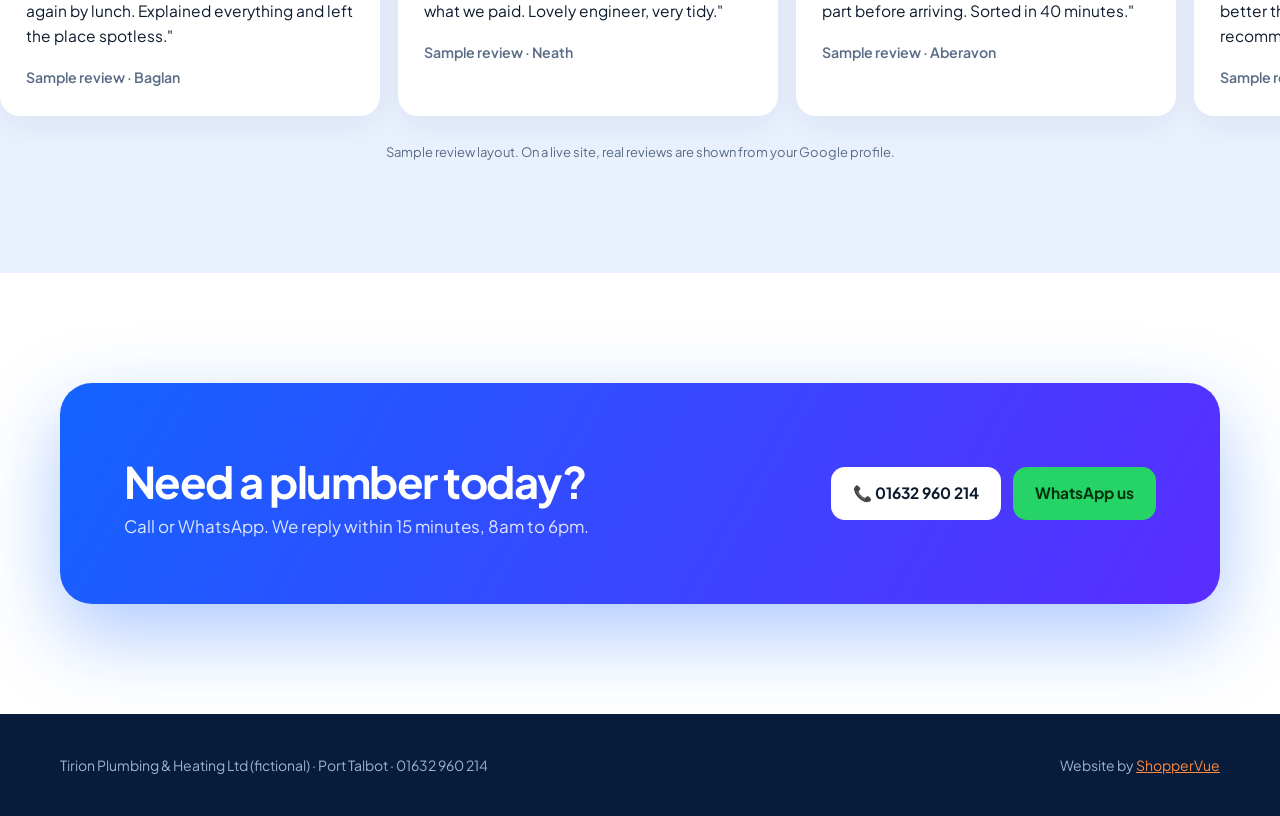
<file: demo-plumber.html>
<!DOCTYPE html>
<html lang="en-GB">
<head>
<meta charset="utf-8"><meta name="viewport" content="width=device-width, initial-scale=1">
<title>Tirion Plumbing &amp; Heating · Demo by ShopperVue</title>
<meta name="robots" content="noindex">
<link rel="icon" href="favicon.svg" type="image/svg+xml">
<link rel="preconnect" href="https://fonts.googleapis.com"><link rel="preconnect" href="https://fonts.gstatic.com" crossorigin>
<link href="https://fonts.googleapis.com/css2?family=Plus+Jakarta+Sans:wght@400;500;600;700;800&display=swap" rel="stylesheet">
<style>
:root{--navy:#071b3a;--blue:#1463ff;--sky:#e9f1ff;--ink:#0d1b2e;--soft:#5a6b85;--line:#e3e9f3;--green:#16c47f;--warm:#ff7a1a;--ease:cubic-bezier(.2,.8,.2,1)}
*{box-sizing:border-box;margin:0}
body{font:400 17px/1.6 "Plus Jakarta Sans",system-ui,sans-serif;color:var(--ink);background:#fff;-webkit-font-smoothing:antialiased}
a{color:inherit}
.wrap{width:min(1160px,92vw);margin:0 auto}
.demo{background:#0a0d1a;color:#cfd5e6;font-size:13px;text-align:center;padding:8px 12px}
.demo a{color:#ff8a3d;font-weight:600}
header{position:sticky;top:0;z-index:20;background:rgba(255,255,255,.85);backdrop-filter:blur(14px);-webkit-backdrop-filter:blur(14px);border-bottom:1px solid var(--line)}
.hd{display:flex;align-items:center;justify-content:space-between;height:74px}
.brand{display:flex;align-items:center;gap:12px;font-weight:800;font-size:19px;letter-spacing:-.02em;text-decoration:none}
.brand i{width:40px;height:40px;border-radius:12px;background:linear-gradient(135deg,var(--blue),#0a3bb0);display:grid;place-items:center;box-shadow:0 8px 20px rgba(20,99,255,.35)}
.brand small{display:block;font-size:12px;font-weight:600;color:var(--soft);letter-spacing:0}
.hd nav{display:flex;gap:28px;font-size:15px;font-weight:600}
.hd nav a{text-decoration:none;color:var(--soft)}.hd nav a:hover{color:var(--ink)}
.btn{display:inline-flex;align-items:center;gap:10px;padding:14px 22px;border-radius:14px;font-weight:700;font-size:15.5px;text-decoration:none;border:0;cursor:pointer;transition:transform .3s var(--ease),box-shadow .3s}
.btn:hover{transform:translateY(-2px)}
.btn.p{background:var(--blue);color:#fff;box-shadow:0 12px 30px rgba(20,99,255,.35)}
.btn.w{background:#fff;color:var(--ink);border:1.5px solid var(--line)}
.btn.g{background:#25d366;color:#05310f}
.hero{position:relative;overflow:hidden;background:radial-gradient(1200px 600px at 85% -10%,#dbe8ff 0,transparent 60%),linear-gradient(#f6f9ff,#fff);padding:70px 0 90px}
.hgrid{display:grid;grid-template-columns:1.1fr .9fr;gap:50px;align-items:center}
.live{display:inline-flex;align-items:center;gap:10px;padding:8px 14px;border-radius:999px;background:#fff;border:1px solid var(--line);font-size:14px;font-weight:600;box-shadow:0 6px 18px rgba(13,27,46,.06)}
.live b{width:9px;height:9px;border-radius:50%;background:var(--green);box-shadow:0 0 0 0 rgba(22,196,127,.6);animation:live 1.8s infinite}
@keyframes live{70%{box-shadow:0 0 0 10px rgba(22,196,127,0)}100%{box-shadow:0 0 0 0 rgba(22,196,127,0)}}
h1{font-size:clamp(42px,5.6vw,72px);line-height:1.02;letter-spacing:-.04em;font-weight:800;margin:22px 0 20px}
h1 span{background:linear-gradient(90deg,var(--blue),#5a2dff);-webkit-background-clip:text;background-clip:text;color:transparent}
.lead{font-size:19px;color:var(--soft);max-width:540px}
.ctas{display:flex;flex-wrap:wrap;gap:12px;margin:32px 0 28px}
.proof{display:flex;gap:26px;flex-wrap:wrap;font-size:14px;color:var(--soft);font-weight:600}
.proof div{display:flex;align-items:center;gap:8px}
.proof svg{width:20px;height:20px;flex:none}
/* dial */
.dialwrap{position:relative;display:grid;place-items:center;height:460px}
.dial{width:340px;height:340px;border-radius:50%;background:conic-gradient(from 200deg,#fff,#eef4ff);box-shadow:0 40px 100px rgba(13,27,46,.18),inset 0 2px 0 #fff;display:grid;place-items:center;position:relative}
.dial svg.ring{position:absolute;inset:0;width:100%;height:100%;transform:rotate(135deg)}
.dial .in{width:230px;height:230px;border-radius:50%;background:linear-gradient(160deg,var(--navy),#0f2f63);color:#fff;display:grid;place-items:center;text-align:center;box-shadow:inset 0 -10px 30px rgba(0,0,0,.35)}
.dial .t{font-size:66px;font-weight:800;letter-spacing:-.04em;line-height:1}
.dial .t sup{font-size:24px;top:-.9em}
.dial small{font-size:13px;color:#9fb4dc;display:block;margin-top:6px}
.flame{width:26px;height:34px;margin:0 auto 6px;animation:flick 1.2s ease-in-out infinite alternate;transform-origin:50% 100%}
@keyframes flick{to{transform:scale(1.08,.92) rotate(2deg)}}
.chip{position:absolute;background:#fff;border:1px solid var(--line);border-radius:16px;padding:12px 16px;box-shadow:0 18px 40px rgba(13,27,46,.12);font-size:14px;font-weight:600;display:flex;gap:10px;align-items:center;animation:bob 5s ease-in-out infinite}
.chip small{display:block;color:var(--soft);font-weight:500;font-size:12px}
.chip .ic{width:36px;height:36px;border-radius:10px;display:grid;place-items:center;font-size:18px}
.c1{left:0;top:40px}.c2{right:-10px;top:150px;animation-delay:1.2s}.c3{left:20px;bottom:40px;animation-delay:2.2s}
@keyframes bob{50%{transform:translateY(-10px)}}
.strip{background:var(--navy);color:#fff;padding:26px 0}
.strip .wrap{display:flex;justify-content:space-between;flex-wrap:wrap;gap:16px;font-weight:600;font-size:15px}
.strip span{display:flex;align-items:center;gap:10px;opacity:.92}
.strip span::before{content:"";width:8px;height:8px;border-radius:50%;background:#5ea1ff}
section{padding:110px 0}
.sh{max-width:640px;margin-bottom:50px}
.k{font-size:13px;font-weight:800;letter-spacing:.12em;text-transform:uppercase;color:var(--blue)}
h2{font-size:clamp(34px,4vw,50px);letter-spacing:-.035em;line-height:1.06;margin-top:12px}
.sh p{color:var(--soft);margin-top:14px;font-size:18px}
.svc{display:grid;grid-template-columns:repeat(3,1fr);gap:18px}
.s{position:relative;padding:30px;border-radius:22px;border:1px solid var(--line);background:#fff;transition:transform .5s var(--ease),box-shadow .5s,border-color .3s;overflow:hidden}
.s:hover{transform:translateY(-6px);box-shadow:0 30px 60px rgba(13,27,46,.1);border-color:#c9d8f5}
.s .ico{width:52px;height:52px;border-radius:14px;background:var(--sky);display:grid;place-items:center;margin-bottom:20px;transition:background .3s}
.s:hover .ico{background:var(--blue)}.s:hover .ico svg{stroke:#fff}
.s .ico svg{width:26px;height:26px;stroke:var(--blue);fill:none;stroke-width:2;stroke-linecap:round;stroke-linejoin:round;transition:stroke .3s}
.s h3{font-size:20px;letter-spacing:-.02em}
.s p{color:var(--soft);font-size:15px;margin:6px 0 18px}
.s .pr{font-weight:800;font-size:22px;letter-spacing:-.02em}
.s .pr small{font-size:13px;color:var(--soft);font-weight:600}
.fast{background:linear-gradient(160deg,var(--navy),#0b2a5c);color:#fff;border-radius:32px;padding:70px;display:grid;grid-template-columns:1fr 1.2fr;gap:50px;align-items:center;position:relative;overflow:hidden}
.fast::after{content:"";position:absolute;right:-120px;top:-120px;width:420px;height:420px;border-radius:50%;background:radial-gradient(circle,rgba(20,99,255,.5),transparent 70%)}
.fast h2{color:#fff}.fast p{color:#a9bbdc;margin-top:14px}
.tl{display:grid;gap:14px;position:relative;z-index:1}
.tl div{display:flex;gap:18px;align-items:center;padding:18px 20px;border-radius:16px;background:rgba(255,255,255,.06);border:1px solid rgba(255,255,255,.1)}
.tl b{font-size:13px;color:#8fb4ff;min-width:64px}
.areas{display:grid;grid-template-columns:1fr 1fr;gap:50px;align-items:center}
.chips{display:flex;flex-wrap:wrap;gap:10px;margin-top:24px}
.chips span{padding:10px 16px;border-radius:999px;background:var(--sky);font-weight:600;font-size:15px;color:#1d3d75}
.hours{border-radius:24px;border:1px solid var(--line);padding:30px;box-shadow:0 20px 50px rgba(13,27,46,.06)}
.hours h3{display:flex;justify-content:space-between;align-items:center;font-size:20px;margin-bottom:14px}
.open{font-size:13px;padding:5px 12px;border-radius:999px;background:#e7f9f0;color:#0b8a57}
.hours dl{display:grid;grid-template-columns:1fr auto;gap:12px 20px;font-size:15.5px}
.hours dt{color:var(--soft)}.hours dd{font-weight:600}
.rev{background:var(--sky);overflow:hidden}
.mq{display:flex;gap:18px;width:max-content;animation:mq 50s linear infinite}
.mq:hover{animation-play-state:paused}
@keyframes mq{to{transform:translateX(-50%)}}
.rc{width:380px;background:#fff;border-radius:20px;padding:26px;box-shadow:0 10px 30px rgba(13,27,46,.06)}
.rc .st{color:#ffb400;letter-spacing:3px}
.rc p{margin:10px 0 14px;font-size:15.5px}
.rc small{color:var(--soft);font-weight:600}
.note{text-align:center;color:var(--soft);font-size:13px;margin-top:26px}
.cta{padding:0 0 110px}
.cta-in{border-radius:32px;background:linear-gradient(120deg,var(--blue),#5a2dff);color:#fff;padding:64px;display:flex;justify-content:space-between;align-items:center;gap:30px;box-shadow:0 30px 80px rgba(20,99,255,.35)}
.cta-in h2{color:#fff;font-size:clamp(30px,3.4vw,44px)}
.cta-in p{opacity:.85;margin-top:8px}
.cta-in .btn.w{border:0}
footer{background:var(--navy);color:#9fb0cf;padding:40px 0;font-size:14px}
footer .wrap{display:flex;justify-content:space-between;flex-wrap:wrap;gap:10px}
.mbar{display:none}
.rv{opacity:0;transform:translateY(30px);transition:1s var(--ease)}.rv.in{opacity:1;transform:none}
@media(max-width:900px){.hgrid,.fast,.areas{grid-template-columns:1fr}.svc{grid-template-columns:1fr 1fr}.hd nav{display:none}.dialwrap{height:400px}.dial{width:280px;height:280px}.dial .in{width:190px;height:190px}.fast,.cta-in{padding:40px 28px}.cta-in{flex-direction:column;align-items:flex-start}}
@media(max-width:600px){.svc{grid-template-columns:1fr}section{padding:80px 0}.hd .btn{display:none}.c2{right:0}.mbar{display:grid;grid-template-columns:1fr 1fr;gap:8px;position:fixed;left:0;right:0;bottom:0;padding:10px;background:#fff;border-top:1px solid var(--line);z-index:30}.mbar .btn{justify-content:center}body{padding-bottom:70px}}
@media(prefers-reduced-motion:reduce){*{animation:none!important;transition:none!important}.rv{opacity:1;transform:none}}
</style>
</head>
<body>
<div class="demo">Demo website by ShopperVue for a fictional business. Names, numbers and reviews are made up. <a href="index.html#work">← Back to ShopperVue</a></div>
<header><div class="wrap hd">
  <a class="brand" href="#"><i><svg width="22" height="22" viewBox="0 0 24 24" fill="none" stroke="#fff" stroke-width="2.4" stroke-linecap="round"><path d="M12 2.5s6 6.4 6 11a6 6 0 0 1-12 0c0-4.6 6-11 6-11z"/></svg></i><span>Tirion<small>Plumbing &amp; Heating</small></span></a>
  <nav><a href="#services">Services</a><a href="#areas">Areas</a><a href="#reviews">Reviews</a></nav>
  <a class="btn p" href="tel:01632960214">Call 01632 960 214</a>
</div></header>

<section class="hero"><div class="wrap hgrid">
  <div>
    <span class="live"><b></b>Engineers available today in Port Talbot</span>
    <h1>Boiler down?<br><span>We're there today.</span></h1>
    <p class="lead">Boiler repairs, servicing and plumbing across Port Talbot and Neath. Gas Safe engineers, a fixed call-out price and a clean, tidy job every time.</p>
    <div class="ctas"><a class="btn p" href="tel:01632960214">📞 Call now</a><a class="btn g" href="#">WhatsApp a photo</a><a class="btn w" href="#services">See prices</a></div>
    <div class="proof">
      <div><svg viewBox="0 0 24 24" fill="#ffb400"><path d="M12 2l3 6.6 7.2.7-5.4 4.9 1.6 7.1L12 17.6 5.6 21.3l1.6-7.1L1.8 9.3 9 8.6z"/></svg>4.9 on Google (sample)</div>
      <div><svg viewBox="0 0 24 24" fill="none" stroke="#1463ff" stroke-width="2.2"><path d="M12 2l8 4v6c0 5-3.5 8.5-8 10-4.5-1.5-8-5-8-10V6z"/><path d="M8.5 12l2.5 2.5 4.5-5"/></svg>Gas Safe registered</div>
      <div><svg viewBox="0 0 24 24" fill="none" stroke="#16c47f" stroke-width="2.2"><circle cx="12" cy="12" r="9"/><path d="M12 7v5l3 2"/></svg>12-month guarantee</div>
    </div>
  </div>
  <div class="dialwrap">
    <div class="dial">
      <svg class="ring" viewBox="0 0 340 340"><defs><linearGradient id="dg"><stop offset="0" stop-color="#1463ff"/><stop offset="1" stop-color="#ff7a1a"/></linearGradient></defs>
        <circle cx="170" cy="170" r="150" fill="none" stroke="#e3e9f3" stroke-width="12" stroke-dasharray="707 943" stroke-linecap="round"/>
        <circle id="arc" cx="170" cy="170" r="150" fill="none" stroke="url(#dg)" stroke-width="12" stroke-dasharray="0 943" stroke-linecap="round"/></svg>
      <div class="in"><div><svg class="flame" viewBox="0 0 26 34"><path d="M13 0c2 7 11 11 11 21a11 11 0 0 1-22 0C2 14 8 12 9 6c2 3 3 5 4 7 1-4 0-9 0-13z" fill="#ff7a1a"/><path d="M13 16c1 4 6 6 6 11a6 6 0 0 1-12 0c0-3 3-5 4-8 1 2 2 3 2 5z" fill="#ffd166"/></svg><div class="t" id="temp">12<sup>°C</sup></div><small>Heating back on</small></div></div>
    </div>
    <div class="chip c1"><span class="ic" style="background:#e7f9f0">✅</span><div>Boiler fixed<small>Baglan · 11:42am</small></div></div>
    <div class="chip c2"><span class="ic" style="background:#fff3e8">🔥</span><div>Same-day visit<small>Booked before 10am</small></div></div>
    <div class="chip c3"><span class="ic" style="background:#e9f1ff">🛡️</span><div>Gas Safe certificate<small>Emailed the same day</small></div></div>
  </div>
</div></section>

<div class="strip"><div class="wrap"><span>No call-out charge 8am to 6pm</span><span>Fixed prices before we start</span><span>Up to 10-year boiler warranty</span><span>Card, cash or bank transfer</span></div></div>

<section id="services"><div class="wrap">
  <div class="sh rv"><span class="k">Services and prices</span><h2>Clear prices. No surprises on the invoice.</h2><p>Every job starts with a fixed price. If we find something else, we ask before doing it.</p></div>
  <div class="svc">
    <div class="s rv"><div class="ico"><svg viewBox="0 0 24 24"><rect x="5" y="3" width="14" height="18" rx="2"/><circle cx="12" cy="10" r="3"/><path d="M9 17h6"/></svg></div><h3>Boiler service</h3><p>Full Gas Safe service with certificate, done in about an hour.</p><div class="pr">from £75</div></div>
    <div class="s rv"><div class="ico"><svg viewBox="0 0 24 24"><path d="M14.7 6.3a4 4 0 0 0-5.4 5.4L3 18l3 3 6.3-6.3a4 4 0 0 0 5.4-5.4l-2.6 2.6-2.4-.6-.6-2.4z"/></svg></div><h3>Boiler repair</h3><p>Most faults fixed on the first visit. We carry common parts.</p><div class="pr">from £90</div></div>
    <div class="s rv"><div class="ico"><svg viewBox="0 0 24 24"><path d="M12 3s6 6 6 10.5a6 6 0 0 1-12 0C6 9 12 3 12 3z"/></svg></div><h3>New boiler</h3><p>Fitted in a day with up to a 10-year manufacturer warranty.</p><div class="pr">from £1,950</div></div>
    <div class="s rv"><div class="ico"><svg viewBox="0 0 24 24"><path d="M4 12h6v6M14 6h6v6M10 18c0-6 4-6 4-12"/></svg></div><h3>Leaks and blockages</h3><p>Taps, toilets, pipes and drains, usually sorted the same day.</p><div class="pr">from £65</div></div>
    <div class="s rv"><div class="ico"><svg viewBox="0 0 24 24"><path d="M6 3h9l4 4v14H6z"/><path d="M9 12l2 2 4-4"/></svg></div><h3>Landlord gas certificate</h3><p>CP12 for rented homes, with a reminder every year.</p><div class="pr">£60</div></div>
    <div class="s rv"><div class="ico"><svg viewBox="0 0 24 24"><path d="M4 12h16v3a5 5 0 0 1-5 5H9a5 5 0 0 1-5-5zM6 12V5a2 2 0 0 1 4 0"/></svg></div><h3>Bathroom fitting</h3><p>Free home visit and a written quote within 48 hours.</p><div class="pr">Free quote</div></div>
  </div>
</div></section>

<section style="padding-top:0"><div class="wrap"><div class="fast rv">
  <div><span class="k" style="color:#8fb4ff">A typical call-out</span><h2>From "it's broken" to warm in one morning.</h2><p>Send a photo of the boiler display on WhatsApp and we'll often know the fault before we arrive.</p></div>
  <div class="tl"><div><b>8:15am</b>You call or send a WhatsApp photo</div><div><b>8:30am</b>We confirm a time and the fixed price</div><div><b>10:30am</b>Engineer arrives, shoe covers on</div><div><b>11:40am</b>Fixed, tested, certificate emailed</div></div>
</div></div></section>

<section id="areas" style="padding-top:0"><div class="wrap areas">
  <div class="rv"><span class="k">Where we work</span><h2>Local engineers, minutes away.</h2><div class="chips"><span>Port Talbot</span><span>Aberavon</span><span>Baglan</span><span>Neath</span><span>Briton Ferry</span><span>Cwmafan</span><span>Margam</span><span>Pyle</span></div></div>
  <div class="hours rv"><h3>Opening hours <span class="open" id="open">Open now</span></h3><dl><dt>Monday to Friday</dt><dd>8am to 6pm</dd><dt>Saturday</dt><dd>9am to 1pm</dd><dt>Sunday</dt><dd>Closed</dd><dt>Emergencies</dt><dd>By arrangement</dd></dl></div>
</div></section>

<section class="rev" id="reviews"><div class="wrap"><div class="sh rv"><span class="k">Reviews</span><h2>What customers say.</h2></div></div>
  <div class="mq" id="mq">
    <div class="rc"><div class="st">★★★★★</div><p>"Booked in the morning, boiler working again by lunch. Explained everything and left the place spotless."</p><small>Sample review · Baglan</small></div>
    <div class="rc"><div class="st">★★★★★</div><p>"Fixed price on the phone and that's exactly what we paid. Lovely engineer, very tidy."</p><small>Sample review · Neath</small></div>
    <div class="rc"><div class="st">★★★★★</div><p>"Sent a photo on WhatsApp, they knew the part before arriving. Sorted in 40 minutes."</p><small>Sample review · Aberavon</small></div>
    <div class="rc"><div class="st">★★★★★</div><p>"New boiler fitted in a day. Cleaned up better than they found it. Highly recommend."</p><small>Sample review · Margam</small></div>
  </div>
  <p class="note">Sample review layout. On a live site, real reviews are shown from your Google profile.</p>
</section>

<section class="cta" style="padding-top:110px"><div class="wrap"><div class="cta-in rv"><div><h2>Need a plumber today?</h2><p>Call or WhatsApp. We reply within 15 minutes, 8am to 6pm.</p></div><div style="display:flex;gap:12px;flex-wrap:wrap"><a class="btn w" href="tel:01632960214">📞 01632 960 214</a><a class="btn g" href="#">WhatsApp us</a></div></div></div></section>

<footer><div class="wrap"><span>Tirion Plumbing &amp; Heating Ltd (fictional) · Port Talbot · 01632 960 214</span><span>Website by <a href="index.html" style="color:#ff8a3d">ShopperVue</a></span></div></footer>
<div class="mbar"><a class="btn p" href="tel:01632960214">📞 Call</a><a class="btn g" href="#">WhatsApp</a></div>

<script>
(()=>{const r=matchMedia('(prefers-reduced-motion: reduce)').matches;
const arc=document.getElementById('arc'),t=document.getElementById('temp');const L=707;
const go=()=>{let s=null;const f=ts=>{s??=ts;const p=Math.min((ts-s)/2600,1),e=1-Math.pow(1-p,3);const v=12+48*e;t.innerHTML=Math.round(v)+'<sup>°C</sup>';arc.setAttribute('stroke-dasharray',(L*e*.92)+' 943');if(p<1)requestAnimationFrame(f)};requestAnimationFrame(f)};
if(r){t.innerHTML='60<sup>°C</sup>';arc.setAttribute('stroke-dasharray','650 943')}else setTimeout(go,500);
const d=new Date(),h=d.getHours()+d.getMinutes()/60,w=d.getDay(),o=(w>=1&&w<=5&&h>=8&&h<18)||(w==6&&h>=9&&h<13);const el=document.getElementById('open');if(!o){el.textContent='Closed now';el.style.background='#fdeeee';el.style.color='#b42318'}
const mq=document.getElementById('mq');mq.innerHTML+=mq.innerHTML;
const io=new IntersectionObserver(es=>es.forEach(e=>{if(e.isIntersecting){e.target.classList.add('in');io.unobserve(e.target)}}),{threshold:.12});document.querySelectorAll('.rv').forEach(x=>io.observe(x));
})();
</script>
</body>
</html>
</file>
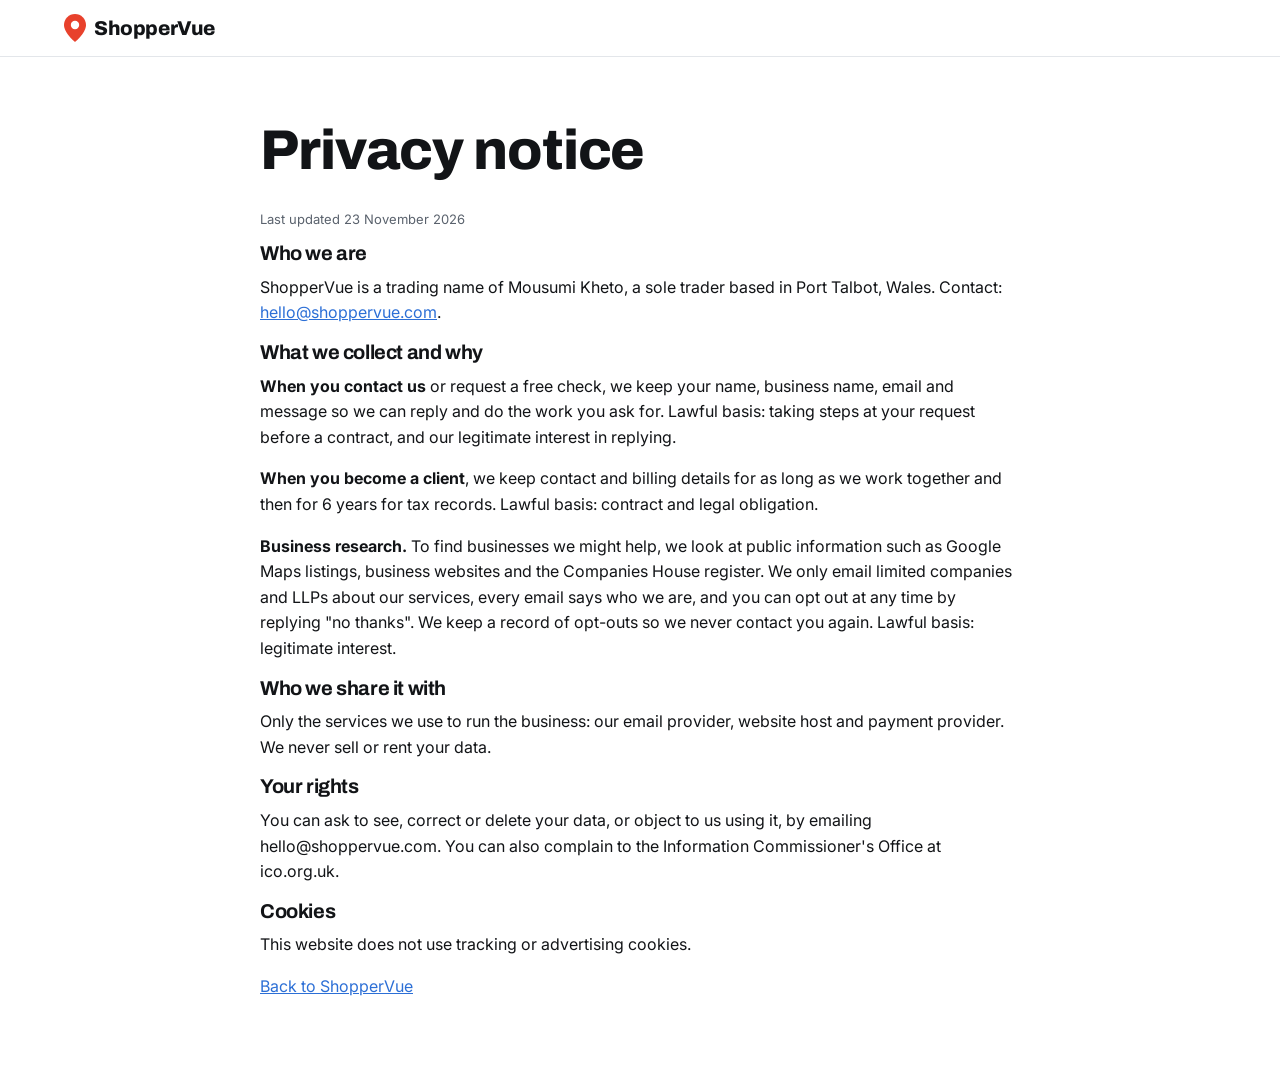
<file: privacy.html>
<!DOCTYPE html>
<html lang="en-GB">
<head>
<meta charset="utf-8">
<meta name="viewport" content="width=device-width, initial-scale=1">
<title>ShopperVue Privacy Notice</title>
<link href="https://fonts.googleapis.com/css2?family=Archivo:wght@800&family=Inter:wght@400;600&display=swap" rel="stylesheet">
<link rel="stylesheet" href="site.css">
</head>
<body>
<header class="nav"><a class="logo" href="index.html"><svg viewBox="0 0 22 28" aria-hidden="true"><path d="M11 0C4.9 0 0 4.9 0 11c0 8 11 17 11 17s11-9 11-17C22 4.9 17.1 0 11 0z" fill="#e8412c"/><circle cx="11" cy="11" r="4.2" fill="#fff"/></svg>ShopperVue</a></header>
<main class="band"><div class="wrap" style="max-width:760px">
  <h1>Privacy notice</h1>
  <p class="note">Last updated 23 November 2026</p>
  <h3>Who we are</h3>
  <p>ShopperVue is a trading name of Mousumi Kheto, a sole trader based in Port Talbot, Wales. Contact: <a href="mailto:hello@shoppervue.com">hello@shoppervue.com</a>.</p>
  <h3>What we collect and why</h3>
  <p><b>When you contact us</b> or request a free check, we keep your name, business name, email and message so we can reply and do the work you ask for. Lawful basis: taking steps at your request before a contract, and our legitimate interest in replying.</p>
  <p><b>When you become a client</b>, we keep contact and billing details for as long as we work together and then for 6 years for tax records. Lawful basis: contract and legal obligation.</p>
  <p><b>Business research.</b> To find businesses we might help, we look at public information such as Google Maps listings, business websites and the Companies House register. We only email limited companies and LLPs about our services, every email says who we are, and you can opt out at any time by replying "no thanks". We keep a record of opt-outs so we never contact you again. Lawful basis: legitimate interest.</p>
  <h3>Who we share it with</h3>
  <p>Only the services we use to run the business: our email provider, website host and payment provider. We never sell or rent your data.</p>
  <h3>Your rights</h3>
  <p>You can ask to see, correct or delete your data, or object to us using it, by emailing hello@shoppervue.com. You can also complain to the Information Commissioner's Office at ico.org.uk.</p>
  <h3>Cookies</h3>
  <p>This website does not use tracking or advertising cookies.</p>
  <p><a href="index.html">Back to ShopperVue</a></p>
</div></main>
</body>
</html>
</file>
<file: site.css>
/* VOICE everyday business, friendly and plain
   IDEA a Google Maps listing card being fixed, pinned on the Swansea Bay map
   PICTURE illustrated bay map with stamped pins and a before/after listing card on top
   COLOUR white ground, ink #121417, pin red #e8412c dominant, sea blue #2c6fd6 support, land green #d8ecd0
   TYPE Archivo 800 display + Inter text
   LAYOUT laptop: title column left, map picture right over a red band; phone: title, map, buttons */
:root{color-scheme:light dark;--bg:light-dark(#ffffff,#111418);--ink:light-dark(#121417,#eef1f4);--soft:light-dark(#5a626d,#a9b2bd);--line:light-dark(#e3e6ea,#2a3038);--red:#e8412c;--red2:light-dark(#fde7e3,#3a1d18);--blue:light-dark(#2c6fd6,#7fb0ff);--land:light-dark(#d8ecd0,#22352a);--sea:light-dark(#bfe0f7,#16324d);--card:light-dark(#ffffff,#1a1f26)}
:root[data-theme=light]{color-scheme:light}
:root[data-theme=dark]{color-scheme:dark}
*{box-sizing:border-box;min-width:0}
html{scroll-behavior:smooth}
body{margin:0;background:var(--bg);color:var(--ink);font:16px/1.6 Inter,system-ui,-apple-system,Segoe UI,Roboto,sans-serif;overflow-x:clip}
img{max-width:100%}
a{color:var(--blue)}
h1,h2,h3{font-family:Archivo,Inter,system-ui,sans-serif;line-height:1.08;letter-spacing:-.02em;margin:0 0 .5em}
h1{font-size:clamp(34px,5vw,56px);font-weight:800}
h2{font-size:clamp(26px,3.2vw,38px);font-weight:800}
h3{font-size:20px;font-weight:700}
p{margin:0 0 1em}
.wrap{max-width:1240px;margin:0 auto}
.band{padding-block:clamp(36px,5vw,72px);padding-left:max(5vw,16px);padding-right:max(5vw,16px)}
.nav{display:flex;flex-wrap:wrap;align-items:center;gap:8px 22px;padding:14px max(5vw,16px);border-bottom:1px solid var(--line);position:sticky;top:0;background:color-mix(in srgb,var(--bg) 92%,transparent);backdrop-filter:blur(8px);z-index:5}
.logo{display:flex;align-items:center;gap:8px;font:800 20px Archivo,Inter,sans-serif;color:var(--ink);text-decoration:none;letter-spacing:-.02em}
.logo svg{width:22px;height:28px}
.nav nav{display:flex;flex-wrap:wrap;gap:4px 18px;margin-left:auto}
.nav nav a{color:var(--ink);text-decoration:none;font-weight:500;font-size:15px}
.nav nav a:hover{color:var(--red)}
.btn{display:inline-flex;align-items:center;justify-content:center;min-height:46px;padding:0 20px;border-radius:999px;background:var(--red);color:#fff;font-weight:700;text-decoration:none;border:0;font-size:16px;cursor:pointer}
.btn:hover{filter:brightness(1.08)}
.btn:focus-visible,.ghost:focus-visible,input:focus-visible,textarea:focus-visible{outline:3px solid var(--blue);outline-offset:2px}
.ghost{display:inline-flex;align-items:center;min-height:46px;padding:0 18px;border-radius:999px;border:2px solid var(--ink);color:var(--ink);font-weight:700;text-decoration:none}
.hero{display:grid;grid-template-columns:minmax(0,5fr) minmax(0,6fr);gap:clamp(20px,4vw,56px);align-items:center}
.hero p.lead{font-size:19px;color:var(--soft);max-width:34em}
.cta{display:flex;flex-wrap:wrap;gap:12px;margin:24px 0 18px}
.ticks{list-style:none;padding:0;margin:0;display:grid;gap:6px;font-size:15px}
.ticks li::before{content:"✓";color:var(--red);font-weight:800;margin-right:8px}
.fig{position:relative;min-height:440px;border-radius:24px;overflow:hidden;background:var(--sea)}
.fig>svg{position:absolute;inset:0;width:100%;height:100%}
.listing{position:absolute;right:5%;bottom:6%;width:min(330px,78%);background:var(--card);border-radius:16px;box-shadow:0 10px 30px rgba(0,0,0,.18);padding:16px 18px;font-size:14px}
.listing b{font-size:16px}
.score{display:flex;align-items:center;gap:12px;margin:10px 0}
.score .from{font:800 28px Archivo,sans-serif;color:var(--soft);text-decoration:line-through}
.score .to{font:800 40px Archivo,sans-serif;color:var(--red)}
.listing ul{list-style:none;padding:0;margin:0;display:grid;gap:4px}
.listing li::before{content:"✓ ";color:#1e9e57;font-weight:800}
.redband{background:var(--red);color:#fff}
.redband a{color:#fff}
.stats{display:grid;grid-template-columns:repeat(auto-fit,minmax(14em,1fr));gap:24px}
.stats b{display:block;font:800 clamp(36px,4vw,52px)/1 Archivo,sans-serif;margin-bottom:8px}
.src{font-size:13px;opacity:.85;margin-top:18px}
.grid{display:grid;gap:20px}
.g4{grid-template-columns:repeat(auto-fit,minmax(15em,1fr))}
.g3{grid-template-columns:repeat(auto-fit,minmax(17em,1fr))}
.card{border:1px solid var(--line);border-radius:18px;padding:22px;background:var(--card);display:flex;flex-direction:column}
.card .price{font:800 32px Archivo,sans-serif;margin:6px 0 2px;white-space:nowrap}
.card .per{color:var(--soft);font-size:14px;margin-bottom:12px}
.card ul{padding-left:18px;margin:0 0 14px;font-size:15px}
.card.hot{border:2px solid var(--red)}
.tag{display:inline-block;background:var(--red2);color:var(--red);font-weight:700;font-size:13px;padding:3px 10px;border-radius:999px;margin-bottom:8px}
.steps{display:grid;grid-template-columns:repeat(auto-fit,minmax(13em,1fr));gap:20px;counter-reset:s}
.steps div{border-top:4px solid var(--red);padding-top:14px}
.steps div h3::before{counter-increment:s;content:counter(s) ". ";color:var(--red)}
.work{display:grid;grid-template-columns:repeat(auto-fit,minmax(17em,1fr));gap:22px}
.work a{display:block;text-decoration:none;color:var(--ink);border:1px solid var(--line);border-radius:18px;overflow:hidden;background:var(--card)}
.work a:hover{border-color:var(--red)}
.thumb{height:170px;display:flex;align-items:flex-end;padding:16px;color:#fff;font:800 22px Archivo,sans-serif;line-height:1.1}
.work .meta{padding:14px 16px;font-size:15px}
.work .meta span{color:var(--soft);font-size:14px;display:block}
.landband{background:var(--land)}
.split{display:grid;grid-template-columns:minmax(0,1fr) minmax(0,1fr);gap:clamp(20px,4vw,56px);align-items:start}
form{display:grid;gap:12px}
label{font-weight:600;font-size:15px}
input,textarea{width:100%;font:16px Inter,sans-serif;padding:12px 14px;border:1px solid var(--soft);border-radius:12px;background:var(--bg);color:var(--ink)}
details{border-bottom:1px solid var(--line);padding:14px 0}
summary{font-weight:700;cursor:pointer}
details p{margin:10px 0 0;color:var(--soft)}
footer{border-top:1px solid var(--line);font-size:14px;color:var(--soft)}
footer .cols{display:grid;grid-template-columns:repeat(auto-fit,minmax(14em,1fr));gap:20px}
.note{font-size:13px;color:var(--soft)}
@media(max-width:860px){.hero,.split{grid-template-columns:minmax(0,1fr)}.fig{min-height:360px}}
@media(max-width:600px){.nav nav{width:100%;margin-left:0}.listing{right:4%;left:4%;width:auto}}
@media(prefers-reduced-motion:reduce){html{scroll-behavior:auto}}
</file>
